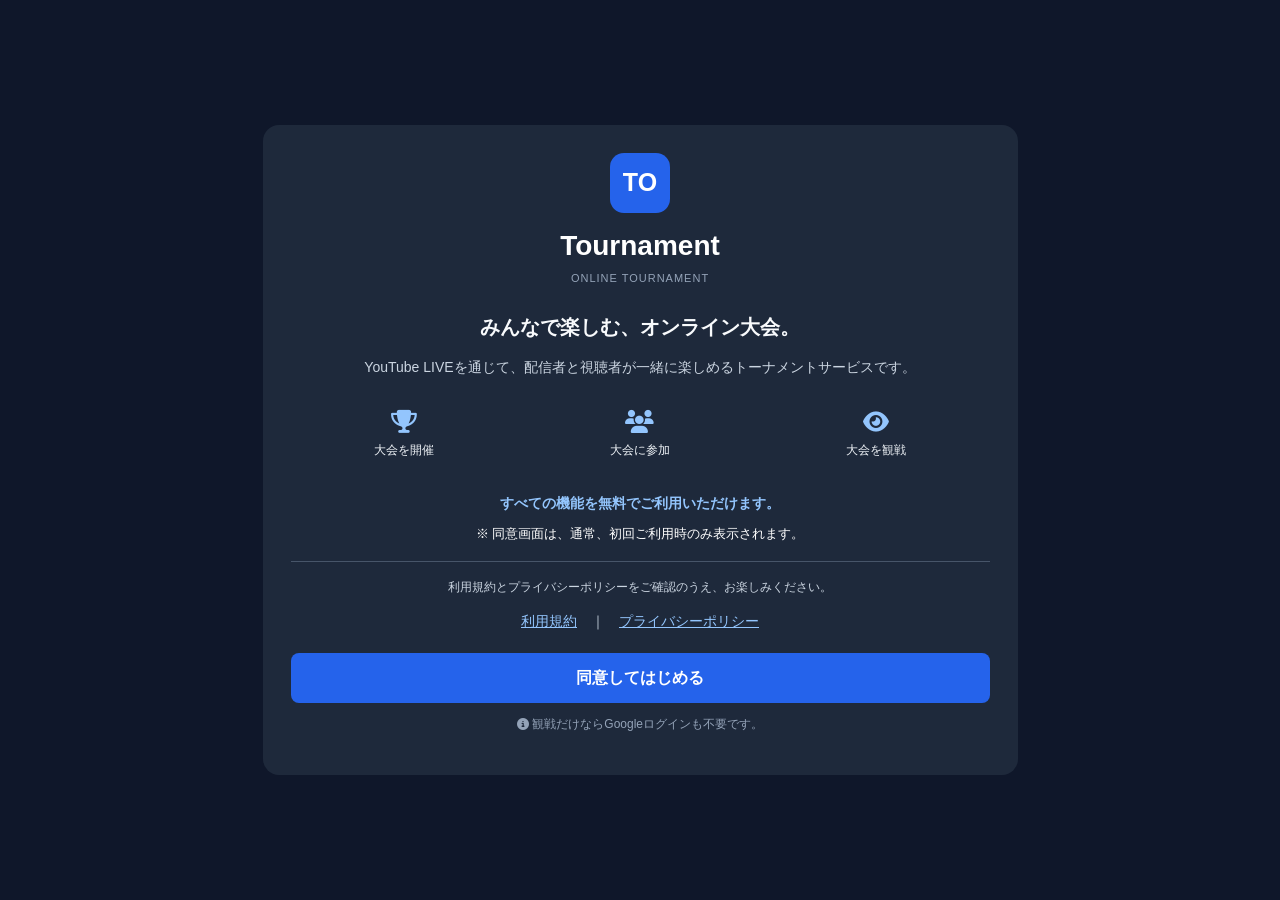
<file: index.html>
<!DOCTYPE html>

<html lang="ja">
<head>
<meta charset="utf-8"/>
<meta content="width=device-width, initial-scale=1.0, viewport-fit=cover" name="viewport"/>
<meta content="#1d4ed8" name="theme-color"/>
<meta content="yes" name="apple-mobile-web-app-capable"/>
<meta content="black-translucent" name="apple-mobile-web-app-status-bar-style"/>
<meta content="Tournament" name="apple-mobile-web-app-title"/>
<title>Tournament</title>
<link rel="icon" type="image/svg+xml" href="./favicon.svg"/>
<link rel="apple-touch-icon" sizes="180x180" href="./apple-touch-icon.png"/>
<link rel="manifest" href="./manifest.webmanifest"/>
<link href="https://cdnjs.cloudflare.com/ajax/libs/font-awesome/6.5.2/css/all.min.css" rel="stylesheet"/>
<link href="./style.css" rel="stylesheet"/>
</head>
<body>
<style>
#privacyConsentGate[hidden], #app[hidden]{display:none!important}
#privacyConsentGate{min-height:100vh;display:grid;place-items:center;padding:20px;box-sizing:border-box;background:#0f172a;color:#e2e8f0}
#privacyConsentGate .consent-card{width:100%;max-width:755px;box-sizing:border-box;background:#1e293b;padding:28px;border-radius:16px;text-align:center;line-height:1.65}
#privacyConsentGate .consent-logo{display:grid;place-items:center;margin:0 auto 10px;width:60px;height:60px;background:#2563eb;border-radius:14px;color:white;font-size:25px;font-weight:700}
#privacyConsentGate .consent-brand{font-size:28px;font-weight:700;color:#fff;margin:0}
#privacyConsentGate .consent-subtitle{font-size:11px;letter-spacing:1px;color:#94a3b8;margin:0 0 24px}
#privacyConsentGate h2{font-size:20px;color:#f8fafc;margin:0 0 12px}
#privacyConsentGate p{margin:12px 0;font-size:14px;color:#cbd5e1}
#privacyConsentGate .consent-features{display:grid;grid-template-columns:repeat(3,minmax(0,1fr));gap:8px;margin:18px 0}
#privacyConsentGate .consent-feature{border-radius:10px;padding:12px 4px;font-size:12px;color:#f1f5f9}
#privacyConsentGate .consent-feature i{display:block;font-size:23px;color:#93c5fd;margin-bottom:8px}
#privacyConsentGate .consent-free{color:#93c5fd;font-weight:600;margin:20px 0}
#privacyConsentGate .consent-legal{border-top:1px solid #475569;padding-top:16px;font-size:12px}
#privacyConsentGate a{color:#93c5fd}
#privacyConsentGate button{width:100%;margin-top:8px;padding:12px;background:#2563eb;color:white;border:0;border-radius:8px;font:inherit;font-weight:600;cursor:pointer}
#privacyConsentGate .consent-info{font-size:12px;color:#94a3b8}
</style>
<section id="privacyConsentGate" aria-labelledby="privacyConsentTitle">
<div class="consent-card">
<div class="consent-logo" aria-hidden="true">TO</div>
<div class="consent-brand">Tournament</div>
<div class="consent-subtitle">ONLINE TOURNAMENT</div>
<h2 id="privacyConsentTitle">みんなで楽しむ、オンライン大会。</h2>
<p>YouTube LIVEを通じて、配信者と視聴者が一緒に楽しめるトーナメントサービスです。</p>
<div class="consent-features">
<div class="consent-feature"><i class="fa-solid fa-trophy" aria-hidden="true"></i>大会を開催</div>
<div class="consent-feature"><i class="fa-solid fa-users" aria-hidden="true"></i>大会に参加</div>
<div class="consent-feature"><i class="fa-solid fa-eye" aria-hidden="true"></i>大会を観戦</div>
</div>
<p class="consent-free">すべての機能を無料でご利用いただけます。</p>
<p class="consent-first-note" style="color:#ffffff;font-size:13px;margin: -12px 0 16px;">※ 同意画面は、通常、初回ご利用時のみ表示されます。</p>
<p class="consent-legal">利用規約とプライバシーポリシーをご確認のうえ、お楽しみください。</p>
<p><a href="./terms.html" target="_blank" rel="noopener noreferrer">利用規約</a>　｜　<a href="./privacy.html" target="_blank" rel="noopener noreferrer">プライバシーポリシー</a></p>
<button type="button" id="privacyConsentAccept">同意してはじめる</button>
<p class="consent-info"><i class="fa-solid fa-circle-info" aria-hidden="true"></i> 観戦だけならGoogleログインも不要です。</p>
<p id="privacyConsentError" role="alert" hidden>同意状態を保存できません。ブラウザの保存設定をご確認ください。</p>
</div>
</section>
<script>
(() => {
  const key = "tournamentPrivacyConsentVersion";
  const version = "1";
  const gate = document.getElementById("privacyConsentGate");
  let agreed = false;
  try { agreed = localStorage.getItem(key) === version; } catch (_) {}
  if (agreed) gate.hidden = true;
  document.getElementById("privacyConsentAccept").addEventListener("click", () => {
    try {
      localStorage.setItem(key, version);
      if (localStorage.getItem(key) !== version) throw new Error("storage");
    } catch (_) {
      document.getElementById("privacyConsentError").hidden = false;
      return;
    }
    window.location.reload();
  });
  window.tournamentPrivacyConsentGranted = agreed;
})();
</script>
<div id="app" hidden>
<!-- =====================================================
         ヘッダー
    ====================================================== -->
<header class="app-header">
<div class="header-inner">
<a aria-label="TOPページに戻る" class="brand brand-home-link" href="./">
<div class="brand-mark">
                    TO
                </div>
<div class="brand-text">
<h1>
                        Tournament
                    </h1>
<div class="brand-subtitle">
                        ONLINE TOURNAMENT
                    </div>
</div>
</a>
</div>
</header>
<!-- =====================================================
         メイン
    ====================================================== -->
<main class="main-content">
<!-- =================================================
             メッセージ
        ================================================== -->
<div class="message hidden" id="message" role="alert">
</div>
<!-- =================================================
             トップ画面
        ================================================== -->
<section class="screen hidden" id="youtubeCreateScreen">
<div class="youtube-create-page">
<button class="button" id="youtubeCreateBackButton" type="button">← トップへ戻る</button>
<section class="panel youtube-create-page-panel">
<div class="youtube-create-page-heading">
<h2>YouTube 連携版</h2>
<p>YOUTUBE DATA API</p>
</div>
<form class="youtube-create-form" id="createYoutubeTournamentForm">
<div class="field-group">
<label for="youtubeTournamentName">大会名</label>
<input autocomplete="off" id="youtubeTournamentName" maxlength="100" placeholder="大会名を入力" required="" type="text"/>
</div>
<div class="field-group">
<label for="youtubeHostHandle">配信者のYouTubeハンドル</label>
<input autocomplete="off" id="youtubeHostHandle" placeholder="@example" required="" type="text"/>
</div>
<div class="field-group">
<label for="youtubeStreamUrl">配信URL（任意）</label>
<input autocomplete="off" id="youtubeStreamUrl" inputmode="url" placeholder="https://www.youtube.com/watch?v=..." type="url"/>
</div>
<div class="youtube-detection-note">
<p>通常はYouTubeハンドルから現在配信中のLIVEを自動で検出します。</p>
<p>自動検出でエラーが発生する場合は、配信URLを直接入力してください。</p>
</div>
<div class="youtube-entry-condition">
<h3>参加条件</h3>
<p>LIVEチャットで以下のいずれかを送信すると参加できます。</p>
<div class="youtube-entry-words">
                                「参加希望」 <span>or</span> 「ノ」 <span>or</span> 「ﾉ」
                            </div>
<div class="youtube-entry-exact">※ 完全一致</div>
</div>
<div class="youtube-api-test-area">
<button class="button" id="youtubeApiTestButton" type="button">YouTubeチャンネル接続テスト</button>
<div aria-live="polite" class="youtube-api-test-result hidden" id="youtubeApiTestResult" role="status"></div>
<button class="button" id="youtubeLiveTestButton" type="button">LIVE接続テスト</button>
<div aria-live="polite" class="youtube-api-test-result hidden" id="youtubeLiveTestResult" role="status"></div>
</div>
<div class="form-message error hidden" id="youtubeCreateError"></div>
<button class="button button-primary youtube-create-button" id="createYoutubeTournamentButton" type="submit">
                            YouTube連携大会を作成する
                        </button>
</form>
</section>
</div>
</section>
<section class="screen" id="homeScreen">
<!-- =========================================
                 タイトル
            ========================================== -->
<section class="welcome-section">
<div class="welcome-mark">
                    TO
                </div>
<h2>
                    Tournament
                </h2>
<div class="welcome-subtitle">
                    ONLINE TOURNAMENT
                </div>
<p>
                    視聴者参加型トーナメント
                </p>
</section>
<section class="host-login-panel" id="hostLoginPanel" aria-label="Googleアカウント連携">
  <div class="host-login-text">
    <strong>Googleアカウント連携</strong>
    <span id="hostLoginStatus" role="status">ログイン状態を確認中…</span>
    <button type="button" class="host-login-help-toggle" id="hostLoginHelpToggle" aria-expanded="true" aria-controls="hostLoginHelp">説明を非表示</button>
    <div class="host-login-help" id="hostLoginHelp">
      <p><strong>主催者の方</strong>：許可されたGoogleアカウントで大会を作成・管理できます。</p>
      <p><strong>参加者の方</strong>：大会ページから勝利登録を行う際の本人確認にGoogleアカウントを使用します。</p>
      <p><strong>観戦のみの方</strong>：ログイン不要です。公開大会一覧から観戦できます。</p>
      <p id="hostLoginRetryNote" class="host-login-retry-note hidden">※ Googleログイン後もログインボタンが表示されている場合は、お手数ですが、再度ログインをお試しください。</p>
    </div>
  </div>
  <button class="button button-primary" id="hostGoogleLoginButton" type="button">Googleアカウントで連携</button>
  <button class="button button-secondary hidden" id="hostGoogleLogoutButton" type="button">ログアウト</button>
</section>
<div class="tournament-mode-content" id="normalTournamentMode">
<div class="home-container">
<!-- =========================================
                     大会作成
                ========================================== -->
<section class="panel home-panel home-create-normal hidden" id="hostNormalCreatePanel">
<div class="panel-header centered">
<div>
<h2>
                                通常のトーナメントを作成
                            </h2>
<div class="panel-subtitle">
                                CREATE TOURNAMENT
                            </div>
</div>
</div>
<form class="tournament-form" id="createTournamentForm">
<label class="form-field" for="tournamentName">
<span class="form-label">
                                大会名
                            </span>
<input autocomplete="off" id="tournamentName" maxlength="100" name="tournamentName" placeholder="例：第1回ゲーム大会" required="" type="text"/>
</label>
<button class="button button-primary large-button" id="createTournamentButton" type="submit">
                            トーナメントを作成する
                        </button>
</form>
</section>
<!-- =========================================
                     OR
                ========================================== -->
<div class="or-separator hidden" data-normal-disabled="true">
<span>
                        OR
                    </span>
</div>
<!-- =========================================
                     大会参加
                ========================================== -->
<section class="panel home-panel home-join-panel hidden" data-normal-disabled="true">
<div class="panel-header centered">
<div>
<h2>
                                大会に参加
                            </h2>
<div class="panel-subtitle">
                                JOIN TOURNAMENT
                            </div>
</div>
</div>
<form class="tournament-form" id="joinTournamentForm">
<label class="form-field" for="tournamentCode">
<span class="form-label">
                                大会コード
                            </span>
<input autocomplete="off" id="tournamentCode" maxlength="10" name="tournamentCode" placeholder="AB12CD34EF" required="" spellcheck="false" type="text"/>
</label>
<label class="form-field" for="displayName">
<span class="form-label">
                                参加者名
                            </span>
<input autocomplete="off" id="displayName" maxlength="30" name="displayName" placeholder="例：シオン" required="" type="text"/>
</label>
<button class="button button-primary large-button" id="joinTournamentButton" type="submit">
                            大会に参加する
                        </button>
</form>
</section>
</div>
<div class="youtube-home-row hidden" id="hostYoutubeCreateRow">
<section class="panel youtube-create-panel">
<button aria-label="YouTube連携トーナメント作成ページへ移動" class="tournament-mode-card tournament-mode-card-youtube youtube-create-toggle" id="youtubeCreateToggle" type="button">
<span class="tournament-mode-title">YouTube 連携 トーナメント作成</span>
<span class="tournament-mode-description">YOUTUBE DATA API</span>
</button>
</section>
</div>
<!-- =========================================
             大会一覧
        ========================================== -->
<section class="panel home-panel" id="myTournamentsPanel">
<div class="panel-header centered">
<div>
<h2>
                        大会一覧
                    </h2>
<div class="panel-subtitle">
                        TOURNAMENTS
                    </div>
</div>
</div>
<div class="my-tournament-section-heading hidden" id="legacyMyTournamentHeading">
<h3 class="my-tournament-section-title">
                    現在進行中の大会
                </h3>
<div class="my-tournament-section-subtitle">
                    CURRENT TOURNAMENTS
                </div>
</div>
<div class="my-tournament-list hidden" id="myTournamentList">
<div class="empty-state">
                    参加中の大会はありません。
                </div>
</div>
<!-- STEP 4-2: 公開大会一覧・観戦専用画面 -->
<div id="publicWatchPanel">

  <div class="my-tournament-section-heading"><h3 class="my-tournament-section-title">現在進行中の大会</h3></div>
  <div id="publicWatchActive" class="my-tournament-list"><div class="empty-state">読み込み中…</div></div>
</div>
<div class="bulk-tournament-actions hidden" id="hostBulkTournamentActions">
<button class="button bulk-tournament-button bulk-archive-button" id="archiveAllHostTournamentsButton" type="button">
                    全部の大会を終了する
                </button>
<button class="button bulk-tournament-button bulk-delete-button" id="deleteAllHostTournamentsButton" type="button">
                    全部の大会を削除する
                </button>
</div>
<div class="unified-finished-toggle-area">
  <button type="button" id="unifiedFinishedToggle" class="show-archived-tournaments-button" aria-controls="unifiedFinishedSection" aria-expanded="false">終了した大会を表示</button>
</div>
<div id="unifiedFinishedSection" class="hidden">
  <div class="my-tournament-section-heading"><h3 class="my-tournament-section-title">終了した大会</h3></div>
  <div id="publicWatchFinished" class="my-tournament-list"><div class="empty-state">読み込み中…</div></div>
</div>
<div class="show-archived-tournaments-area hidden">
<button class="show-archived-tournaments-button hidden" id="showArchivedTournamentsButton" type="button">
                    終了した大会を表示
                </button>
</div>
<div class="my-tournament-list hidden" id="archivedTournamentList">
</div>
</section>


</div> <!-- /normalTournamentMode -->
<footer class="legal-footer" aria-label="サイト情報">
<div style="text-align:center; margin:0;">
  <a href="https://www.youtube.com/" target="_blank" rel="noopener noreferrer">
    <img src="./developed-with-youtube-sentence-case-light.png" alt="Developed with YouTube" style="width:220px; max-width:100%; height:auto; vertical-align:middle;"/>
  </a>
</div>
<div class="legal-footer-brand">Shion Games Tournament</div>
<div class="legal-footer-copyright">© 2026 Shion Games. All rights reserved.</div>
<div class="legal-footer-links">
<a href="./privacy.html">プライバシーポリシー</a>
<span aria-hidden="true">|</span>
<a href="./terms.html">利用規約</a>
</div>
<div class="legal-footer-links">
<a href="./account-revocation.html">Google／YouTube連携解除</a>
<span aria-hidden="true">|</span>
<a href="mailto:information.tournaments@gmail.com">お問い合わせ</a>
</div>
</footer>
</section> <!-- /homeScreen -->
<!-- =================================================
             大会画面
        ================================================== -->

<section class="screen hidden" id="publicWatchScreen">
  <section class="panel home-panel">
    <button class="button button-secondary" id="publicWatchBack" type="button">← トップへ戻る</button>
    <h2 id="publicWatchTitle">大会観戦</h2>
    <p id="publicWatchStatus" aria-live="polite"></p>
    <form id="publicWatchSearchForm" class="bracket-live-participant-search public-watch-search-form">
      <div class="bracket-live-participant-search-row">
        <input id="publicWatchSearchInput" autocomplete="off" maxlength="35" placeholder="参加者名を完全一致で検索" type="text" />
        <button class="button button-secondary" type="submit">検索</button>
      </div>
    </form>
    <div id="publicWatchSearchResult" class="public-watch-search-result" aria-live="polite"></div>
    <div id="publicWatchBracket" class="bracket-setup-canvas public-watch-bracket-canvas"></div>
  </section>
</section>
<section class="screen hidden" id="tournamentScreen">
<!-- =============================================
                 大会情報
            ============================================== -->
<section class="panel tournament-info-panel">
<div class="tournament-title-area">
<div class="tournament-label">
                        TOURNAMENT
                    </div>
<h2 id="currentTournamentName">
                        大会名
                    </h2>
<div class="tournament-code-block">
<span class="code-label">
                            CODE
                        </span>
<strong id="currentTournamentCode">
                            ●●●●●●●●●●
                        </strong>
<button class="button button-secondary copy-button" id="copyTournamentCodeButton" type="button">
                            コピー
                        </button>
<button aria-label="大会コードを表示" class="code-visibility-button is-hidden" id="toggleTournamentCodeButton" title="大会コードを表示" type="button">
<i aria-hidden="true" class="fa-regular fa-eye-slash"></i>
</button>
</div>
</div>
</section>
<!-- YouTube連携大会の主催者だけに表示 -->
<section class="panel youtube-live-save-panel hidden" id="youtubeLiveSavePanel">
<div class="panel-header centered"><div>
<h2>YouTube LIVE接続</h2>
<div class="panel-subtitle">LIVE CHAT CONNECTION</div>
</div></div>
<button class="button button-primary" id="youtubeLiveSaveButton" type="button">LIVE接続・大会へ保存</button>
<div aria-live="polite" class="youtube-live-save-result" id="youtubeLiveSaveResult" role="status"></div>
<p class="youtube-live-save-note">この操作ではLIVE情報の保存のみを行います。チャット参加受付の自動監視はまだ開始しません。</p>
</section>
<!-- YouTube大会の主催者だけに表示するチャット監視 -->
<section class="panel youtube-chat-monitor-panel hidden" id="youtubeChatMonitorPanel">
<div class="panel-header centered"><div>
<h2>YouTube チャット参加受付</h2>
<div class="panel-subtitle">LIVE CHAT MONITOR</div>
</div></div>
<div class="youtube-chat-monitor-actions">
<button class="button youtube-chat-monitor-start" id="youtubeChatMonitorStartButton" type="button">チャット監視開始</button>
<button class="button button-secondary" disabled="" id="youtubeChatMonitorStopButton" type="button">チャット監視停止</button>
</div>
<div aria-live="polite" class="youtube-chat-monitor-status" id="youtubeChatMonitorStatus" role="status">監視停止中</div>
<p class="youtube-live-save-note">LIVE接続・大会へ保存した後に開始できます。監視はこの画面を開いている間だけ動作します。</p>
</section>
<!-- =============================================
                 参加人数から自動生成するトーナメント表
            ============================================== -->
<section class="panel bracket-setup-panel hidden" id="bracketSetupPrototype">
<div class="panel-header">
<div>
<div class="bracket-title-row"><h2 id="bracketPanelTitle">トーナメント作成</h2><span class="bracket-viewer-name hidden" id="bracketViewerName"></span></div>
<div class="panel-subtitle" id="bracketPanelSubtitle">AUTO BRACKET SETUP</div>
</div>
<div class="bracket-header-actions"><div class="status-badge waiting" id="tournamentStatus">参加受付中</div></div>
</div>
<div class="bulk-participant-box">
<div class="bulk-participant-head">
<div>
<strong>参加者を一括追加</strong>
<div class="bulk-participant-help">1行につき1人の名前を入力してください。</div>
</div>
<div class="bulk-participant-head-actions">
<span class="count-badge" id="bulkParticipantPreviewCount">0 PLAYERS</span>
<button class="button button-secondary bulk-toggle-button" id="bulkParticipantToggleButton" type="button">非表示</button>
</div>
</div>
<div id="bulkParticipantBody">
<textarea id="bulkParticipantTextarea" maxlength="4096" placeholder="しおん
田中
佐藤
山田" rows="6"></textarea>
<div class="bulk-participant-actions">
<span class="bulk-participant-limit">大会の参加者は最大256人</span>
<button class="button button-secondary" id="bulkParticipantAddButton" type="button">まとめて追加</button>
</div>
</div>
</div>
<div class="bracket-auto-summary">
<div><span>現在の参加者</span><strong id="bracketAutoPlayerCount">0人</strong></div>
<div><span>シード枠数</span><strong id="bracketAutoSlotCount">0枠</strong></div>
</div>
<div class="bracket-setup-controls">
<div class="bracket-setup-primary-actions">
<button class="button button-secondary" id="bracketManualBulkButton" type="button">手動で一括配置</button>
<button class="button button-secondary" id="bracketRandomButton" type="button">ランダムに配置</button>
<button class="button button-primary" id="bracketConfirmButton" type="button">配置を確定</button>
</div>
<div class="bracket-setup-fullscreen-row">
<button class="button button-primary fullscreen-bracket-button hidden" id="previewFullscreenButton" type="button">全画面で確認</button>
</div>
<form class="bracket-live-participant-search hidden" id="bracketLiveParticipantSearchForm">
<div class="bracket-live-participant-search-row">
<input autocomplete="off" id="bracketLiveParticipantSearchInput" maxlength="35" placeholder="参加者名を完全一致で検索" type="text"/>
<button class="button button-secondary" type="submit">検索</button>
</div>
</form>
</div>
<div class="bracket-setup-note">現在いる参加者の人数からトーナメント表を自動生成します。参加者名をつかんでいる間は名前がマウス・指に追従します。配置確定後はシード枠を色分けして表示します。</div>
<div class="bracket-setup-player-pool" id="bracketSetupParticipantPool"></div>
<div class="bracket-setup-canvas" id="bracketSetupCanvas"></div>
</section>
<!-- =============================================
                 対戦カード作成
            ============================================== -->
<section class="panel matchup-builder-panel hidden" id="matchupBuilder">
<div class="panel-header">
<div>
<h2>
                            対戦カード作成
                        </h2>
<div class="panel-subtitle">
                            MATCHUP BUILDER
                        </div>
</div>
<div class="host-badge">
                        HOST
                    </div>
</div>
<div class="matchup-builder-description">
                    参加者を対戦カードの「MATCH」へ移動して、
                    対戦相手を設定してください。
                </div>
<!-- =========================================
                     配置用参加者 + 対戦カード追加
                     スクロール追従エリア
                ========================================== -->
<div class="matchup-sticky-tools">
<div class="matchup-player-pool">
<div class="matchup-section-header">
<div class="matchup-section-title">
                                参加者
                            </div>
<div class="count-badge" id="matchupParticipantCount">
                                0 PLAYERS
                            </div>
</div>
<div class="matchup-participant-list" id="matchupParticipantList">
</div>
</div>
<button class="button button-primary matchup-add-button" id="addMatchupButton" type="button">
                        ＋ 対戦カードを追加
                    </button>
</div>
<!-- =========================================
                     対戦カード一覧
                ========================================== -->
<div class="matchup-card-list" id="matchupCardList">
<div class="empty-state">
                        対戦カードがありません。<br/>
                        「＋ 対戦カードを追加」から作成してください。
                    </div>
</div>
</section>
<!-- =============================================
                 トーナメント表
            ============================================== -->
<section class="panel bracket-panel hidden" id="legacyBracketPanel">
<div class="panel-header">
<div>
<h2>
                            トーナメント表
                        </h2>
<div class="panel-subtitle">
                            TOURNAMENT BRACKET
                        </div>
</div>
</div>
<div class="bracket" id="bracket">
<div class="empty-state">
<div class="empty-icon">
                            VS
                        </div>
<div>
                            大会開始後に対戦表が表示されます。
                        </div>
</div>
</div>
</section>
<!-- =============================================
                 自分の試合
            ============================================== -->
<section class="panel my-match-panel hidden" id="myMatchArea">
<div class="panel-header centered">
<div>
<h2>
                            自分の試合
                        </h2>
<div class="panel-subtitle">
                            YOUR MATCH
                        </div>
</div>
</div>
<div class="my-match-info" id="myMatchInfo">
</div>
<button class="button button-victory victory-button" id="victoryButton" type="button">
<span class="victory-icon">
                        ★
                    </span>

                    勝利
                </button>
</section>
<!-- =============================================
                 主催者メニュー
            ============================================== -->
<section class="panel host-panel hidden" id="hostControls">
<div class="panel-header">
<div>
<h2>
                            主催者メニュー
                        </h2>
<div class="panel-subtitle">
                            HOST CONTROLS
                        </div>
</div>
<div class="host-badge">
                        HOST
                    </div>
</div>
<!-- =========================================
                     大会操作
                ========================================== -->
<div class="host-actions">
<button class="button button-primary" id="startTournamentButton" type="button">
                        大会を開始する
                    </button>
<button class="button button-warning" id="pauseTournamentButton" type="button">
                        大会を一時中断
                    </button>
<button class="button button-secondary" id="undoButton" type="button" hidden style="display:none">
                        ↶ 1つ前に戻す
                    </button>
<button class="button button-danger" id="resetTournamentButton" type="button">
                        トーナメントをリセット
                    </button>
</div>
<div class="tournament-lifecycle-panel">
<div class="tournament-lifecycle-heading">
<h3 class="tournament-lifecycle-title">
                            大会の再開と終了
                        </h3>
<div class="tournament-lifecycle-subtitle">
                            TOURNAMENT MANAGEMENT
                        </div>
</div>
<div class="tournament-lifecycle-actions">
<button class="button button-success" id="reopenTournamentButton" type="button">
                           終了した大会を再開させる
                       </button>
<button class="button button-danger" id="archiveTournamentButton" type="button">
                           大会を終了する
                       </button>
</div>
</div>
<!-- =========================================
                     参加者管理
                ========================================== -->
<div class="host-player-management">
<div class="management-header">
<div>
<h3>
                                参加者管理
                            </h3>
<div class="management-subtitle">
                                PLAYER MANAGEMENT
                            </div>
</div>
<div class="count-badge" id="hostParticipantCount">
                            0 PLAYERS
                        </div>
</div>
<form class="participant-search-form" id="participantSearchForm">
<input autocomplete="off" id="participantSearchInput" maxlength="30" placeholder="参加者名を完全一致で検索" type="text"/>
<button class="button button-secondary" type="submit">検索</button>
</form>
<div class="participant-list-heading">参加者一覧</div>
<div class="host-participant-list" id="hostParticipantList">
</div>
</div>
</section>
<!-- =============================================
                 戻る
            ============================================== -->
<div class="bottom-actions">
<button class="button button-secondary back-button" id="leaveTournamentButton" type="button">
                    ← トップへ戻る
                </button>
</div>
</section>
</main>
<!-- =====================================================
         確認ダイアログ
    ====================================================== -->
<div class="dialog-overlay hidden" id="dialogOverlay">
<div class="dialog">
<div class="dialog-icon" id="dialogIcon">
                !
            </div>
<h3 id="dialogTitle">
                確認
            </h3>
<p id="dialogMessage">
</p>
<div class="dialog-actions">
<button class="button button-secondary" id="dialogCancel" type="button">
                    キャンセル
                </button>
<button class="button button-danger" id="dialogConfirm" type="button">
                    実行する
                </button>
</div>
</div>
</div>
<!-- =====================================================
         Supabase
    ====================================================== -->
<script>if (window.tournamentPrivacyConsentGranted) { document.getElementById("app").hidden = false; document.write('<script src="https://cdn.jsdelivr.net/npm/@supabase/supabase-js@2"><\/script>'); }</script>
<!-- =====================================================
         Tournament App
    ====================================================== -->
<script>if (window.tournamentPrivacyConsentGranted) document.write('<script src="./app.js"><\/script>');</script>
</div>
</body>
<!-- GitHub Pages redeployment retry -->
</html>
</file>
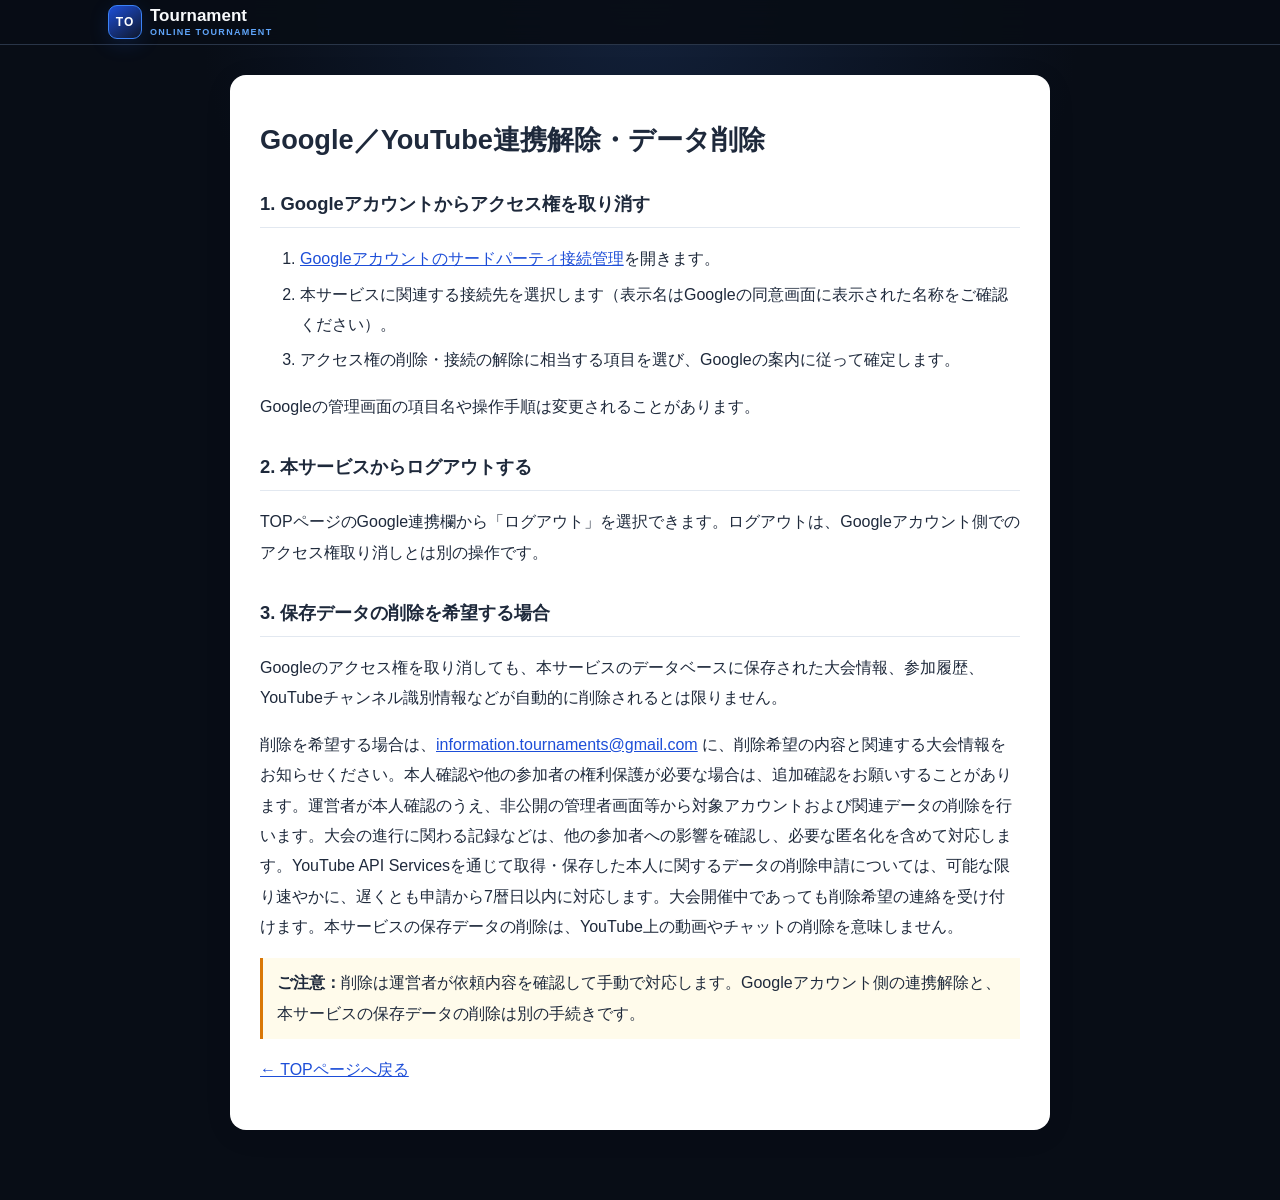
<file: account-revocation.html>
<!DOCTYPE html><html lang="ja"><head><meta charset="utf-8"><meta name="viewport" content="width=device-width,initial-scale=1"><meta name="theme-color" content="#1d4ed8"><title>Google／YouTube連携解除・データ削除 | Tournament</title><link rel="icon" type="image/svg+xml" href="./favicon.svg"/><link rel="stylesheet" href="./style.css"><style>
.legal-document{max-width:820px;margin:30px auto 70px;padding:28px 30px;border-radius:16px;background:#fff;color:#1e293b;line-height:1.9;box-shadow:0 5px 30px #0001}
.legal-document h1{font-size:1.7rem;line-height:1.4}.legal-document h2{font-size:1.15rem;margin-top:28px;border-bottom:1px solid #e2e8f0;padding-bottom:5px}.legal-document a{color:#1d4ed8;overflow-wrap:anywhere}.legal-document li{margin:5px 0}.legal-document .notice{border-left:3px solid #d97706;padding:10px 14px;background:#fffbeb}@media(max-width:600px){.legal-document{margin:12px;padding:20px 16px}}
</style></head><body><header class="app-header"><div class="header-inner"><a class="brand brand-home-link" href="./index.html"><div class="brand-mark">TO</div><div class="brand-text"><h1>Tournament</h1><div class="brand-subtitle">ONLINE TOURNAMENT</div></div></a></div></header><main class="legal-document"><h1>Google／YouTube連携解除・データ削除</h1><h2>1. Googleアカウントからアクセス権を取り消す</h2><ol>
<li><a href="https://myaccount.google.com/connections" target="_blank" rel="noopener noreferrer">Googleアカウントのサードパーティ接続管理</a>を開きます。</li>
<li>本サービスに関連する接続先を選択します（表示名はGoogleの同意画面に表示された名称をご確認ください）。</li>
<li>アクセス権の削除・接続の解除に相当する項目を選び、Googleの案内に従って確定します。</li></ol>
<p>Googleの管理画面の項目名や操作手順は変更されることがあります。</p>
<h2>2. 本サービスからログアウトする</h2><p>TOPページのGoogle連携欄から「ログアウト」を選択できます。ログアウトは、Googleアカウント側でのアクセス権取り消しとは別の操作です。</p>
<h2>3. 保存データの削除を希望する場合</h2><p>Googleのアクセス権を取り消しても、本サービスのデータベースに保存された大会情報、参加履歴、YouTubeチャンネル識別情報などが自動的に削除されるとは限りません。</p>
<p>削除を希望する場合は、<a href="mailto:information.tournaments@gmail.com?subject=Tournament%20%E4%BF%9D%E5%AD%98%E3%83%87%E3%83%BC%E3%82%BF%E5%89%8A%E9%99%A4%E3%81%AE%E7%9B%B8%E8%AB%87">information.tournaments@gmail.com</a> に、削除希望の内容と関連する大会情報をお知らせください。本人確認や他の参加者の権利保護が必要な場合は、追加確認をお願いすることがあります。運営者が本人確認のうえ、非公開の管理者画面等から対象アカウントおよび関連データの削除を行います。大会の進行に関わる記録などは、他の参加者への影響を確認し、必要な匿名化を含めて対応します。YouTube API Servicesを通じて取得・保存した本人に関するデータの削除申請については、可能な限り速やかに、遅くとも申請から7暦日以内に対応します。大会開催中であっても削除希望の連絡を受け付けます。本サービスの保存データの削除は、YouTube上の動画やチャットの削除を意味しません。</p>
<p class="notice"><strong>ご注意：</strong>削除は運営者が依頼内容を確認して手動で対応します。Googleアカウント側の連携解除と、本サービスの保存データの削除は別の手続きです。</p><p><a href="./index.html">← TOPページへ戻る</a></p></main></body></html>
</file>
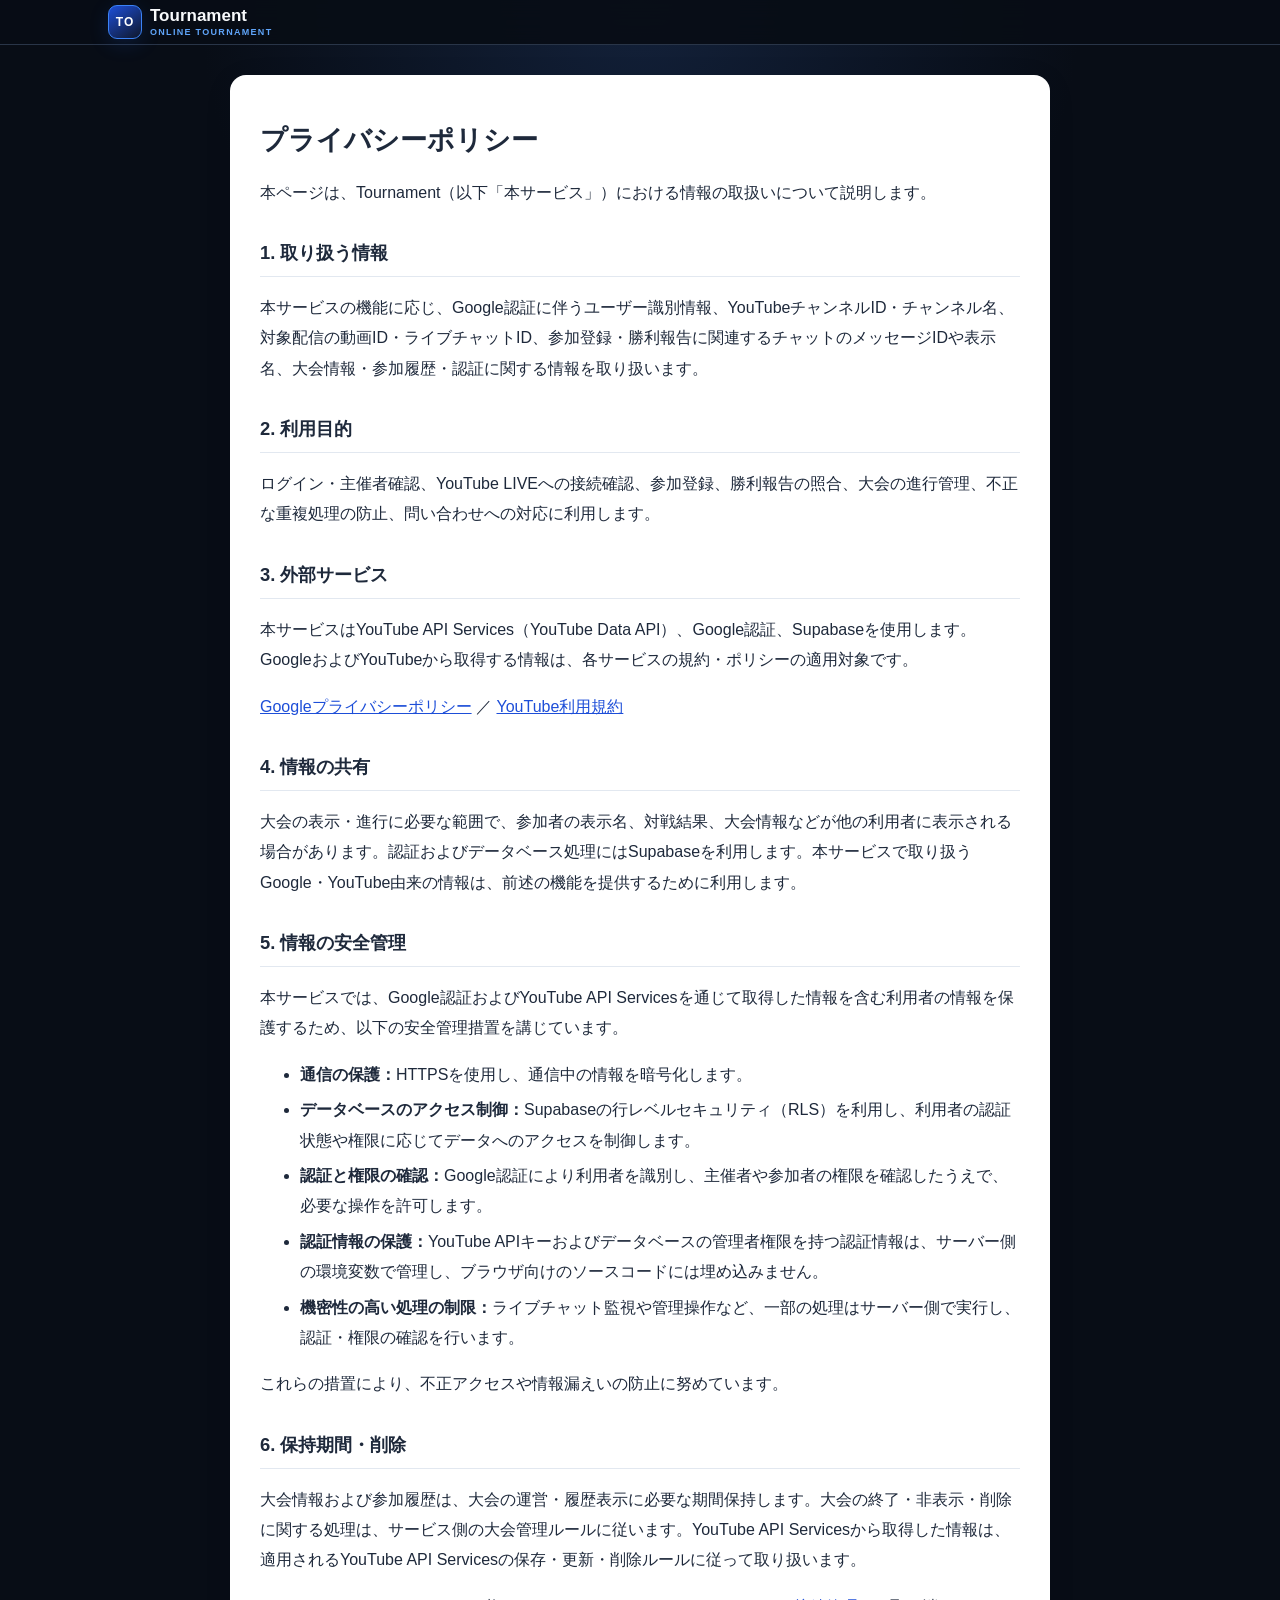
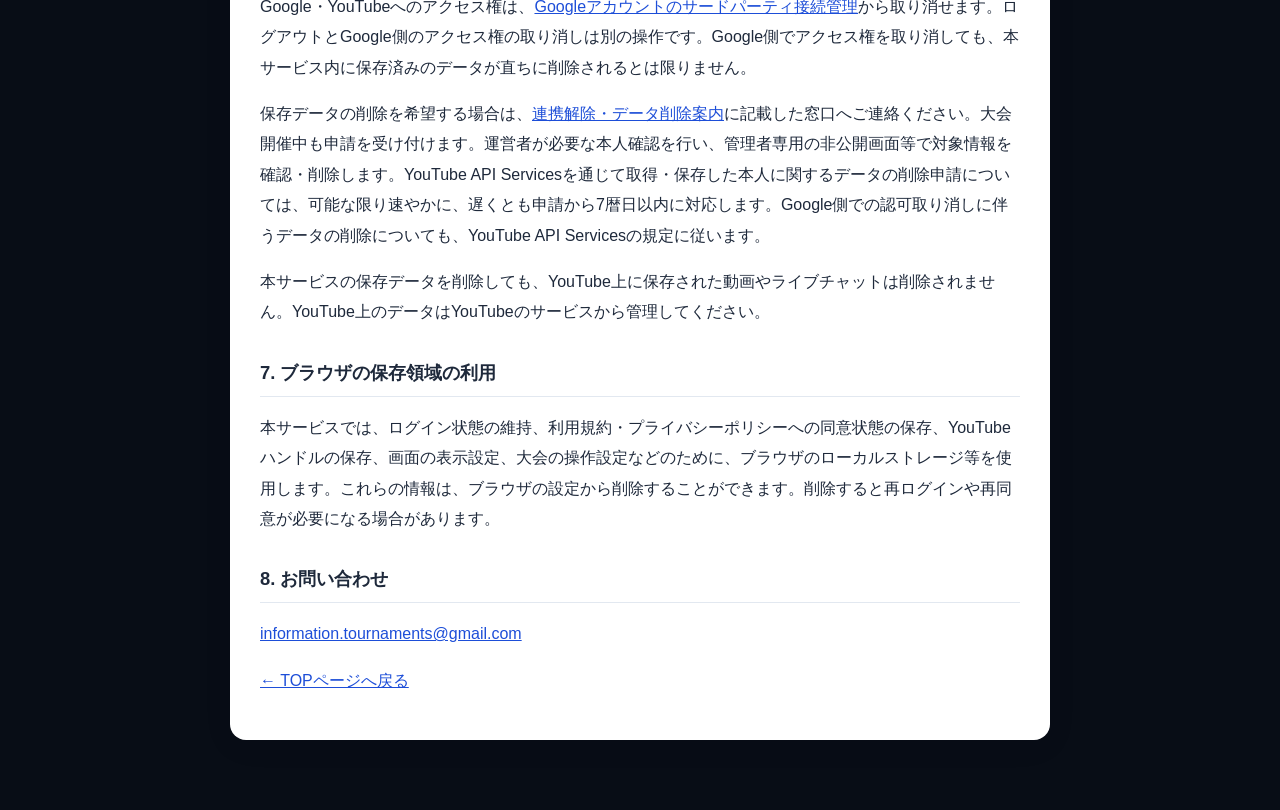
<file: privacy.html>
<!DOCTYPE html><html lang="ja"><head><meta charset="utf-8"><meta name="viewport" content="width=device-width,initial-scale=1"><meta name="theme-color" content="#1d4ed8"><title>プライバシーポリシー | Tournament</title><link rel="icon" type="image/svg+xml" href="./favicon.svg"/><link rel="stylesheet" href="./style.css"><style>
.legal-document{max-width:820px;margin:30px auto 70px;padding:28px 30px;border-radius:16px;background:#fff;color:#1e293b;line-height:1.9;box-shadow:0 5px 30px #0001}
.legal-document h1{font-size:1.7rem;line-height:1.4}.legal-document h2{font-size:1.15rem;margin-top:28px;border-bottom:1px solid #e2e8f0;padding-bottom:5px}.legal-document a{color:#1d4ed8;overflow-wrap:anywhere}.legal-document li{margin:5px 0}.legal-document .notice{border-left:3px solid #d97706;padding:10px 14px;background:#fffbeb}@media(max-width:600px){.legal-document{margin:12px;padding:20px 16px}}
</style></head><body><header class="app-header"><div class="header-inner"><a class="brand brand-home-link" href="./index.html"><div class="brand-mark">TO</div><div class="brand-text"><h1>Tournament</h1><div class="brand-subtitle">ONLINE TOURNAMENT</div></div></a></div></header><main class="legal-document"><h1>プライバシーポリシー</h1><p>本ページは、Tournament（以下「本サービス」）における情報の取扱いについて説明します。</p>
<h2>1. 取り扱う情報</h2><p>本サービスの機能に応じ、Google認証に伴うユーザー識別情報、YouTubeチャンネルID・チャンネル名、対象配信の動画ID・ライブチャットID、参加登録・勝利報告に関連するチャットのメッセージIDや表示名、大会情報・参加履歴・認証に関する情報を取り扱います。</p>
<h2>2. 利用目的</h2><p>ログイン・主催者確認、YouTube LIVEへの接続確認、参加登録、勝利報告の照合、大会の進行管理、不正な重複処理の防止、問い合わせへの対応に利用します。</p>
<h2>3. 外部サービス</h2><p>本サービスはYouTube API Services（YouTube Data API）、Google認証、Supabaseを使用します。GoogleおよびYouTubeから取得する情報は、各サービスの規約・ポリシーの適用対象です。</p>
<p><a href="https://policies.google.com/privacy" target="_blank" rel="noopener noreferrer">Googleプライバシーポリシー</a> ／ <a href="https://www.youtube.com/t/terms" target="_blank" rel="noopener noreferrer">YouTube利用規約</a></p>
<h2>4. 情報の共有</h2><p>大会の表示・進行に必要な範囲で、参加者の表示名、対戦結果、大会情報などが他の利用者に表示される場合があります。認証およびデータベース処理にはSupabaseを利用します。本サービスで取り扱うGoogle・YouTube由来の情報は、前述の機能を提供するために利用します。</p>
<h2>5. 情報の安全管理</h2>
<p>本サービスでは、Google認証およびYouTube API Servicesを通じて取得した情報を含む利用者の情報を保護するため、以下の安全管理措置を講じています。</p>
<ul>
<li><strong>通信の保護：</strong>HTTPSを使用し、通信中の情報を暗号化します。</li>
<li><strong>データベースのアクセス制御：</strong>Supabaseの行レベルセキュリティ（RLS）を利用し、利用者の認証状態や権限に応じてデータへのアクセスを制御します。</li>
<li><strong>認証と権限の確認：</strong>Google認証により利用者を識別し、主催者や参加者の権限を確認したうえで、必要な操作を許可します。</li>
<li><strong>認証情報の保護：</strong>YouTube APIキーおよびデータベースの管理者権限を持つ認証情報は、サーバー側の環境変数で管理し、ブラウザ向けのソースコードには埋め込みません。</li>
<li><strong>機密性の高い処理の制限：</strong>ライブチャット監視や管理操作など、一部の処理はサーバー側で実行し、認証・権限の確認を行います。</li>
</ul>
<p>これらの措置により、不正アクセスや情報漏えいの防止に努めています。</p>
<h2>6. 保持期間・削除</h2>
<p>大会情報および参加履歴は、大会の運営・履歴表示に必要な期間保持します。大会の終了・非表示・削除に関する処理は、サービス側の大会管理ルールに従います。YouTube API Servicesから取得した情報は、適用されるYouTube API Servicesの保存・更新・削除ルールに従って取り扱います。</p>
<p>Google・YouTubeへのアクセス権は、<a href="https://myaccount.google.com/connections" target="_blank" rel="noopener noreferrer">Googleアカウントのサードパーティ接続管理</a>から取り消せます。ログアウトとGoogle側のアクセス権の取り消しは別の操作です。Google側でアクセス権を取り消しても、本サービス内に保存済みのデータが直ちに削除されるとは限りません。</p>
<p>保存データの削除を希望する場合は、<a href="./account-revocation.html">連携解除・データ削除案内</a>に記載した窓口へご連絡ください。大会開催中も申請を受け付けます。運営者が必要な本人確認を行い、管理者専用の非公開画面等で対象情報を確認・削除します。YouTube API Servicesを通じて取得・保存した本人に関するデータの削除申請については、可能な限り速やかに、遅くとも申請から7暦日以内に対応します。Google側での認可取り消しに伴うデータの削除についても、YouTube API Servicesの規定に従います。</p>
<p>本サービスの保存データを削除しても、YouTube上に保存された動画やライブチャットは削除されません。YouTube上のデータはYouTubeのサービスから管理してください。</p>
<h2>7. ブラウザの保存領域の利用</h2><p>本サービスでは、ログイン状態の維持、利用規約・プライバシーポリシーへの同意状態の保存、YouTubeハンドルの保存、画面の表示設定、大会の操作設定などのために、ブラウザのローカルストレージ等を使用します。これらの情報は、ブラウザの設定から削除することができます。削除すると再ログインや再同意が必要になる場合があります。</p>
<h2>8. お問い合わせ</h2><p><a href="mailto:information.tournaments@gmail.com">information.tournaments@gmail.com</a></p>
<p><a href="./index.html">← TOPページへ戻る</a></p></main></body></html>
</file>
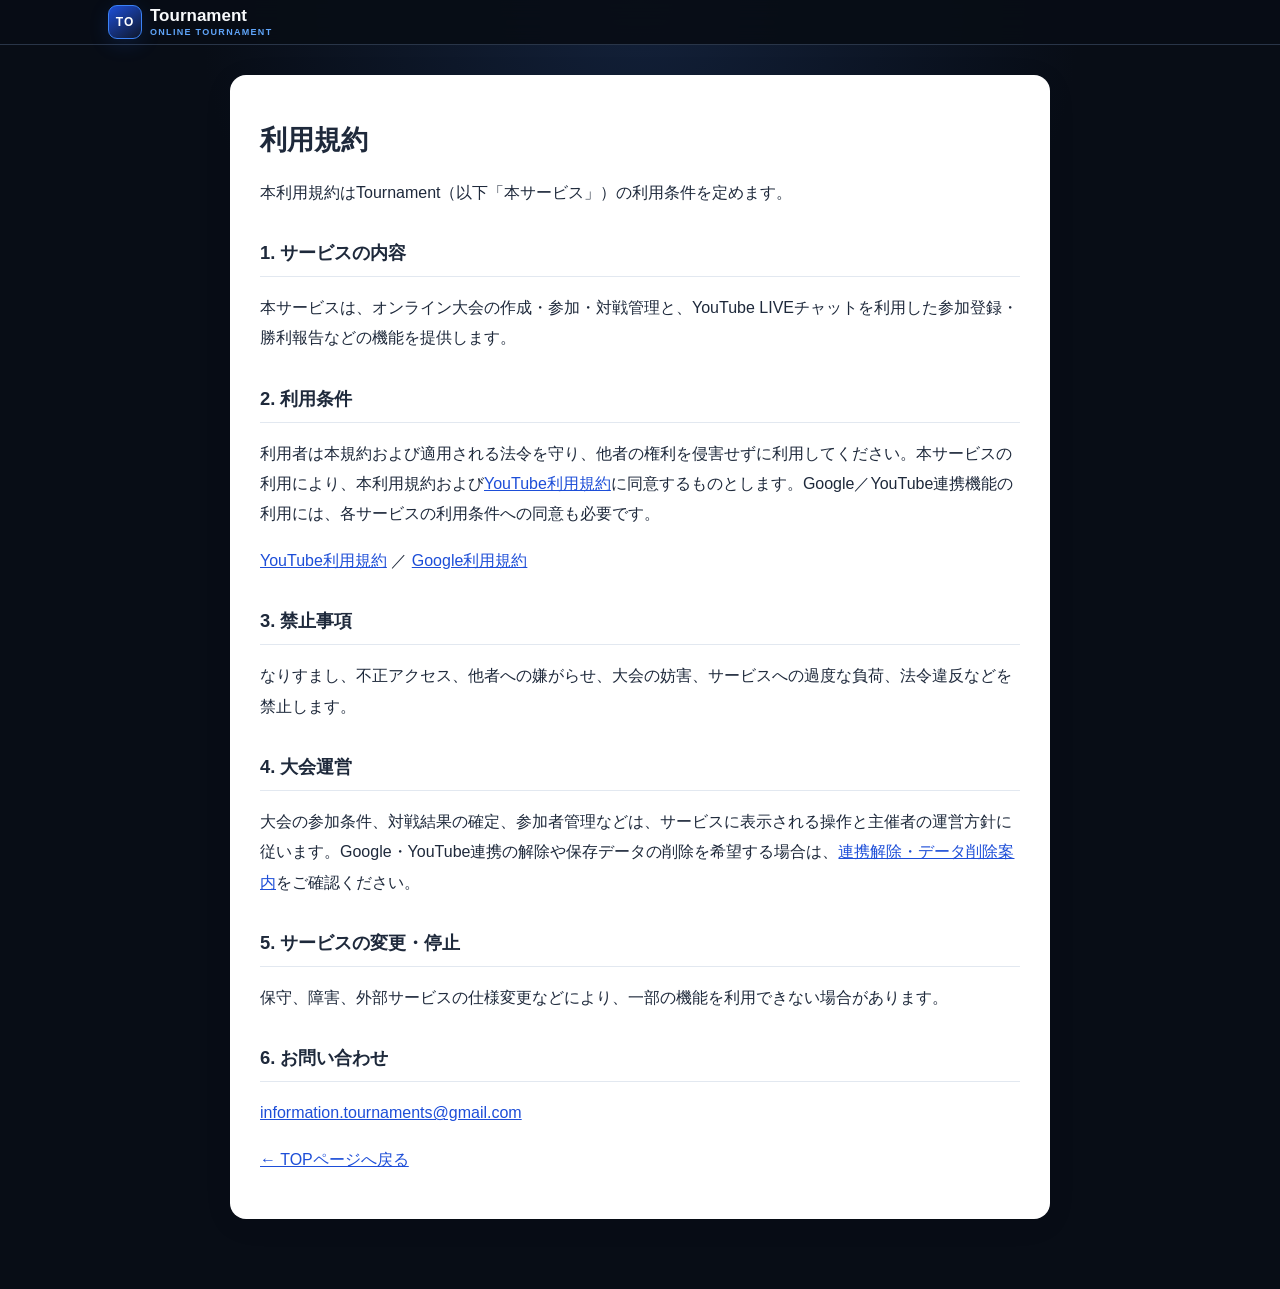
<file: terms.html>
<!DOCTYPE html><html lang="ja"><head><meta charset="utf-8"><meta name="viewport" content="width=device-width,initial-scale=1"><meta name="theme-color" content="#1d4ed8"><title>利用規約 | Tournament</title><link rel="icon" type="image/svg+xml" href="./favicon.svg"/><link rel="stylesheet" href="./style.css"><style>
.legal-document{max-width:820px;margin:30px auto 70px;padding:28px 30px;border-radius:16px;background:#fff;color:#1e293b;line-height:1.9;box-shadow:0 5px 30px #0001}
.legal-document h1{font-size:1.7rem;line-height:1.4}.legal-document h2{font-size:1.15rem;margin-top:28px;border-bottom:1px solid #e2e8f0;padding-bottom:5px}.legal-document a{color:#1d4ed8;overflow-wrap:anywhere}.legal-document li{margin:5px 0}.legal-document .notice{border-left:3px solid #d97706;padding:10px 14px;background:#fffbeb}@media(max-width:600px){.legal-document{margin:12px;padding:20px 16px}}
</style></head><body><header class="app-header"><div class="header-inner"><a class="brand brand-home-link" href="./index.html"><div class="brand-mark">TO</div><div class="brand-text"><h1>Tournament</h1><div class="brand-subtitle">ONLINE TOURNAMENT</div></div></a></div></header><main class="legal-document"><h1>利用規約</h1><p>本利用規約はTournament（以下「本サービス」）の利用条件を定めます。</p>
<h2>1. サービスの内容</h2><p>本サービスは、オンライン大会の作成・参加・対戦管理と、YouTube LIVEチャットを利用した参加登録・勝利報告などの機能を提供します。</p>
<h2>2. 利用条件</h2><p>利用者は本規約および適用される法令を守り、他者の権利を侵害せずに利用してください。本サービスの利用により、本利用規約および<a href="https://www.youtube.com/t/terms" target="_blank" rel="noopener noreferrer">YouTube利用規約</a>に同意するものとします。Google／YouTube連携機能の利用には、各サービスの利用条件への同意も必要です。</p>
<p><a href="https://www.youtube.com/t/terms" target="_blank" rel="noopener noreferrer">YouTube利用規約</a> ／ <a href="https://policies.google.com/terms" target="_blank" rel="noopener noreferrer">Google利用規約</a></p>
<h2>3. 禁止事項</h2><p>なりすまし、不正アクセス、他者への嫌がらせ、大会の妨害、サービスへの過度な負荷、法令違反などを禁止します。</p>
<h2>4. 大会運営</h2><p>大会の参加条件、対戦結果の確定、参加者管理などは、サービスに表示される操作と主催者の運営方針に従います。Google・YouTube連携の解除や保存データの削除を希望する場合は、<a href="./account-revocation.html">連携解除・データ削除案内</a>をご確認ください。</p>
<h2>5. サービスの変更・停止</h2><p>保守、障害、外部サービスの仕様変更などにより、一部の機能を利用できない場合があります。</p>
<h2>6. お問い合わせ</h2><p><a href="mailto:information.tournaments@gmail.com">information.tournaments@gmail.com</a></p>
<p><a href="./index.html">← TOPページへ戻る</a></p></main></body></html>
</file>
<file: style.css>
/* ==========================================================
   Tournament
   Mayday Style
========================================================== */


/* ==========================================================
   基本カラー
========================================================== */

:root {
    --bg: #080d16;
    --bg-soft: #0d1522;

    --panel: #101827;
    --panel-soft: #111c2c;
    --panel-dark: #0b1422;

    --border: #293548;
    --border-light: #3b475a;

    --text: #f1f5f9;
    --text-soft: #cbd5e1;
    --text-muted: #94a3b8;

    --blue: #2563eb;
    --blue-hover: #3b82f6;
    --blue-light: #60a5fa;

    --green: #22c55e;
    --green-dark: #15803d;
    --green-light: #4ade80;

    --yellow: #f59e0b;
    --yellow-light: #facc15;

    --red: #ef4444;
    --red-dark: #991b1b;

    --radius: 14px;

    --safe-top: env(safe-area-inset-top);
    --safe-bottom: env(safe-area-inset-bottom);
}


* {
    box-sizing: border-box;
}


html {
    min-height: 100%;

    background: var(--bg);

    color-scheme: dark;
}


body {
    margin: 0;

    min-width: 320px;
    min-height: 100vh;
    min-height: 100dvh;

    background:
        radial-gradient(
            circle at top,
            #13213a 0,
            #080d16 440px
        );

    color: var(--text);

    font-family:
        -apple-system,
        BlinkMacSystemFont,
        "Segoe UI",
        "Yu Gothic UI",
        "Meiryo",
        sans-serif;

    -webkit-tap-highlight-color: transparent;
}


button,
input {
    font: inherit;
}


button {
    touch-action: manipulation;
}


button:disabled {
    cursor: not-allowed;

    opacity: 0.45;
}


.hidden {
    display: none !important;
}


/* ==========================================================
   ヘッダー
========================================================== */

.app-header {
    position: sticky;

    top: 0;

    z-index: 100;

    padding-top: var(--safe-top);

    border-bottom: 1px solid var(--border);

    background:
        rgba(8, 13, 22, 0.94);

    backdrop-filter: blur(14px);
    -webkit-backdrop-filter: blur(14px);
}


.header-inner {
    width: 100%;
    max-width: 1100px;

    min-height: 68px;

    margin: 0 auto;

    padding: 10px 18px;

    display: flex;

    align-items: center;
    justify-content: center;
}


.brand {
    display: flex;

    align-items: center;
    justify-content: center;

    gap: 11px;
}


.brand-mark {
    width: 42px;
    min-height: 42px;
    height: auto;

    flex: 0 0 42px;

    display: flex;

    align-items: center;
    justify-content: center;

    border: 1px solid #3b82f6;
    border-radius: 11px;

    background:
        linear-gradient(
            145deg,
            #1d4ed8,
            #0f172a
        );

    color: #ffffff;

    font-size: 14px;
    font-weight: 900;

    letter-spacing: 1px;

    box-shadow:
        0 5px 20px rgba(37, 99, 235, 0.16);
}


.brand-text {
    min-width: 0;
}


.brand h1 {
    margin: 0;

    color: #f8fafc;

    font-size: clamp(18px, 4.2vw, 22px);

    line-height: 1.1;

    white-space: nowrap;
}


.brand-subtitle {
    margin-top: 4px;

    color: var(--blue-light);

    font-size: 10px;
    font-weight: 800;

    letter-spacing: 2px;
}


/* ==========================================================
   メイン
========================================================== */

.main-content {
    width: 100%;
    max-width: 1100px;

    margin: 0 auto;

    padding:
        26px
        18px
        calc(50px + var(--safe-bottom));
}


.screen {
    width: 100%;
}


/* ==========================================================
   トップ画面
========================================================== */

.home-container {
    width: min(100%, 620px);

    margin: 0 auto;
}


/* ==========================================================
   ウェルカム
========================================================== */

.welcome-section {
    padding:
        30px
        16px
        26px;

    text-align: center;
}


.welcome-mark {
    width: 70px;
    height: 70px;

    margin:
        0
        auto
        16px;

    display: flex;

    align-items: center;
    justify-content: center;

    border: 1px solid #3b82f6;
    border-radius: 19px;

    background:
        linear-gradient(
            145deg,
            #1d4ed8,
            #0f172a
        );

    color: #ffffff;

    font-size: 21px;
    font-weight: 900;

    letter-spacing: 2px;

    box-shadow:
        0 15px 45px rgba(37, 99, 235, 0.20);
}


.welcome-section h2 {
    margin: 0;

    color: #ffffff;

    font-size: clamp(27px, 7vw, 38px);
    font-weight: 900;

    letter-spacing: 0.5px;
}


.welcome-subtitle {
    margin-top: 7px;

    color: var(--blue-light);

    font-size: 11px;
    font-weight: 900;

    letter-spacing: 2.5px;
}


.welcome-section p {
    margin:
        20px
        0
        0;

    color: var(--text-muted);

    font-size: 14px;

    line-height: 1.8;
}


.mobile-break {
    display: none;
}


/* ==========================================================
   パネル
========================================================== */

.panel {
    width: 100%;

    margin-bottom: 14px;

    padding: 20px;

    border: 1px solid var(--border);
    border-radius: var(--radius);

    background:
        linear-gradient(
            180deg,
            rgba(16, 24, 39, 0.98),
            rgba(12, 20, 33, 0.98)
        );

    box-shadow:
        0 12px 30px rgba(0, 0, 0, 0.16);
}


.home-panel {
    padding:
        25px
        26px
        27px;
}


.panel-header {
    display: flex;

    align-items: center;
    justify-content: space-between;

    gap: 14px;

    margin: 0 10px 18px;
}


.panel-header.centered {
    justify-content: center;

    text-align: center;
}


.panel h2 {
    margin: 0;

    color: #f8fafc;

    font-size: 20px;
    font-weight: 900;
}


.panel-subtitle {
    margin-top: 5px;

    color: #64748b;

    font-size: 10px;
    font-weight: 900;

    letter-spacing: 1.8px;
}


/* ==========================================================
   OR
========================================================== */

.or-separator {
    width: 100%;

    margin: 18px 0;

    display: flex;

    align-items: center;

    gap: 15px;

    color: #64748b;

    font-size: 11px;
    font-weight: 900;

    letter-spacing: 2px;
}


.or-separator::before,
.or-separator::after {
    content: "";

    height: 1px;

    flex: 1;

    background:
        linear-gradient(
            90deg,
            transparent,
            var(--border-light)
        );
}


.or-separator::after {
    background:
        linear-gradient(
            90deg,
            var(--border-light),
            transparent
        );
}


.or-separator span {
    flex-shrink: 0;
}


/* ==========================================================
   フォーム
========================================================== */

.tournament-form {
    width: 100%;
    max-width: 480px;

    margin: 0 auto;

    display: flex;

    flex-direction: column;

    gap: 17px;
}


.form-field {
    width: 100%;

    display: flex;

    flex-direction: column;

    gap: 7px;
}


.form-label {
    color: var(--text-soft);

    font-size: 13px;
    font-weight: 800;
}


.form-field input {
    width: 100%;
    height: 52px;

    padding: 0 15px;

    border: 1px solid #475569;
    border-radius: 10px;

    outline: none;

    background: #080f1b;

    color: #ffffff;

    font-size: 16px;
    font-weight: 700;

    transition:
        border-color 0.15s ease,
        box-shadow 0.15s ease,
        background 0.15s ease;
}


.form-field input:hover {
    border-color: #64748b;
}


.form-field input:focus {
    border-color: #3b82f6;

    background: #0a1220;

    box-shadow:
        0 0 0 3px rgba(59, 130, 246, 0.15);
}


.form-field input::placeholder {
    color: #475569;

    font-weight: 600;
}


/* ==========================================================
   ボタン共通
========================================================== */

.button {
    min-height: 44px;

    padding:
        9px
        13px;

    border: 1px solid transparent;
    border-radius: 9px;

    color: #ffffff;

    font-weight: 800;

    cursor: pointer;

    transition:
        background 0.15s ease,
        border-color 0.15s ease,
        transform 0.08s ease,
        box-shadow 0.15s ease;
}


.button:active:not(:disabled) {
    transform: translateY(1px);
}


/* ==========================================================
   青ボタン
========================================================== */

.button-primary {
    border-color: #1d4ed8;

    background:
        linear-gradient(
            180deg,
            #2563eb,
            #1d4ed8
        );

    box-shadow:
        0 5px 16px rgba(37, 99, 235, 0.15);
}


.button-primary:hover:not(:disabled) {
    border-color: #3b82f6;

    background:
        linear-gradient(
            180deg,
            #3b82f6,
            #2563eb
        );
}


/* ==========================================================
   サブボタン
========================================================== */

.button-secondary {
    border-color: #475569;

    background: #172337;

    color: #e2e8f0;
}


.button-secondary:hover:not(:disabled) {
    border-color: #64748b;

    background: #1e293b;
}


/* ==========================================================
   危険ボタン
========================================================== */

.button-danger {
    border-color: #ef4444;

    background: #991b1b;

    color: #ffffff;
}


.button-danger:hover:not(:disabled) {
    background: #b91c1c;
}


/* ==========================================================
   大ボタン
========================================================== */

.large-button {
    width: 100%;

    min-height: 52px;

    margin-top: 3px;

    font-size: 15px;
}


/* ==========================================================
   メッセージ
========================================================== */

.message {
    width: min(100%, 620px);

    margin:
        0
        auto
        18px;

    padding: 13px 16px;

    border: 1px solid #334155;
    border-radius: 10px;

    background: #0d1624;

    color: var(--text-soft);

    text-align: center;

    font-size: 13px;
    font-weight: 700;

    line-height: 1.6;
}


.message.success {
    border-color: #15803d;

    background: rgba(21, 256, 61, 0.15);

    color: var(--green-light);
}


.message.error {
    border-color: #b91c1c;

    background: rgba(185, 28, 28, 0.15);

    color: #fca5a5;
}


.message.info {
    border-color: #2563eb;

    background: rgba(37, 99, 235, 0.12);

    color: #93c5fd;
}


/* ==========================================================
   大会画面
========================================================== */

#tournamentScreen {
    width: 100%;
    max-width: 1000px;

    margin: 0 auto;
}


/* ==========================================================
   大会情報
========================================================== */

.tournament-info-panel {
    padding:
        25px
        20px;

    border-color: #334155;
}


.tournament-title-area {
    width: 100%;

    text-align: center;
}


.tournament-label {
    margin-bottom: 7px;

    color: var(--blue-light);

    font-size: 10px;
    font-weight: 900;

    letter-spacing: 2.5px;
}


.tournament-title-area h2 {
    margin: 0;

    color: #ffffff;

    font-size: clamp(24px, 6vw, 34px);
    font-weight: 900;
}


.tournament-code-block {
    width: fit-content;
    max-width: 100%;

    margin:
        18px
        auto
        0;

    padding:
        9px
        16px;

    display: flex;

    align-items: center;
    justify-content: center;

    gap: 12px;

    border: 1px solid #334155;
    border-radius: 10px;

    background: #080f1b;
}


.code-label {
    color: #64748b;

    font-size: 10px;
    font-weight: 900;

    letter-spacing: 1.5px;
}


.tournament-code-block strong {
    color: #93c5fd;

    margin-right: 8px;

    font-family:
        Consolas,
        Monaco,
        monospace;

    font-size: 16px;
    font-weight: 900;

    letter-spacing: 1px;
}


.copy-button {
    min-height: 34px;

    padding:
        5px
        10px;

    font-size: 12px;
}


/* ==========================================================
   バッジ
========================================================== */

.count-badge,
.status-badge,
.host-badge {
    flex-shrink: 0;

    padding:
        6px
        10px;

    border-radius: 999px;

    font-size: 11px;
    font-weight: 900;
}


.count-badge {
    border: 1px solid #1d4ed8;

    background: rgba(37, 99, 235, 0.13);

    color: #93c5fd;
}


.status-badge.waiting {
    border: 1px solid #92400e;

    background: rgba(245, 158, 11, 0.12);

    color: #facc15;
}


.status-badge.active {
    border: 1px solid #1d4ed8;

    background: rgba(37, 99, 235, 0.13);

    color: #93c5fd;
}


.status-badge.finished {
    border: 1px solid #15803d;

    background: rgba(21, 256, 61, 0.14);

    color: #4ade80;
}


.host-badge {
    border: 1px solid #2563eb;

    background: rgba(37, 99, 235, 0.13);

    color: #60a5fa;

    letter-spacing: 1px;
}


/* ==========================================================
   空状態
========================================================== */

.empty-state {
    width: 100%;

    padding:
        26px
        15px;

    color: #64748b;

    text-align: center;

    font-size: 13px;
    font-weight: 700;

    line-height: 1.7;
}


.empty-icon {
    width: 48px;
    height: 48px;

    margin:
        0
        auto
        11px;

    display: flex;

    align-items: center;
    justify-content: center;

    border: 1px solid #334155;
    border-radius: 12px;

    background: #0b1422;

    color: #60a5fa;

    font-size: 12px;
    font-weight: 900;
}


/* ==========================================================
   参加者
========================================================== */

.participant-list {
    width: 100%;

    display: grid;

    grid-template-columns:
        repeat(2, minmax(0, 1fr));

    gap: 8px;
}


.participant-item {
    min-width: 0;
    min-height: 56px;

    padding:
        10px
        12px;

    display: flex;

    align-items: center;
    justify-content: space-between;

    gap: 10px;

    border: 1px solid #334155;
    border-radius: 10px;

    background: #0d1624;
}


.participant-name {
    min-width: 0;

    overflow: hidden;

    color: #f1f5f9;

    font-size: 14px;
    font-weight: 800;

    text-overflow: ellipsis;
    white-space: nowrap;
}


.participant-status {
    flex-shrink: 0;

    padding:
        4px
        8px;

    border-radius: 999px;

    font-size: 10px;
    font-weight: 900;
}


.participant-status.active {
    background: rgba(34, 197, 94, 0.13);

    color: #4ade80;
}


.participant-status.suspended {
    background: rgba(245, 158, 11, 0.14);

    color: #facc15;
}


.participant-status.banned {
    background: rgba(239, 68, 68, 0.14);

    color: #f87171;
}


/* ==========================================================
   トーナメント表
========================================================== */

.bracket-panel {
    overflow: hidden;
}


.bracket {
    width: 100%;

    overflow-x: auto;
    overflow-y: hidden;

    padding:
        10px
        4px
        20px;

    scrollbar-color:
        #334155
        #0b1220;
}


.bracket-inner {
    width: max-content;
    min-width: 100%;

    display: flex;

    align-items: stretch;
    justify-content: center;

    gap: 38px;
}


.bracket-round {
    min-width: 210px;

    display: flex;

    flex-direction: column;
    justify-content: space-around;

    gap: 16px;
}


.bracket-round-title {
    margin-bottom: 5px;

    color: #64748b;

    text-align: center;

    font-size: 10px;
    font-weight: 900;

    letter-spacing: 1.5px;
}


.match-card {
    width: 210px;

    overflow: hidden;

    border: 1px solid #334155;
    border-radius: 10px;

    background: #0b1422;

    box-shadow:
        0 7px 18px rgba(0, 0, 0, 0.15);
}


.match-player {
    min-height: 43px;

    padding:
        9px
        11px;

    display: flex;

    align-items: center;
    justify-content: space-between;

    gap: 8px;

    color: #cbd5e1;

    font-size: 13px;
    font-weight: 700;
}


.match-player + .match-player {
    border-top: 1px solid #293548;
}


.match-player.winner {
    background:
        rgba(34, 197, 94, 0.11);

    color: #4ade80;

    font-weight: 900;
}


.match-player.banned {
    background:
        rgba(239, 68, 68, 0.06);

    color: #64748b;

    text-decoration: line-through;
}


/* ==========================================================
   自分の試合
========================================================== */

.my-match-panel {
    max-width: 620px;

    margin:
        0
        auto
        14px;

    padding:
        24px;

    border-color: #1d4ed8;

    text-align: center;

    box-shadow:
        0 12px 35px rgba(37, 99, 235, 0.08);
}


.my-match-info {
    min-height: 70px;

    margin:
        8px
        0
        18px;

    padding:
        16px;

    display: flex;

    align-items: center;
    justify-content: center;

    border: 1px solid #334155;
    border-radius: 11px;

    background: #080f1b;

    color: #ffffff;

    font-size: 18px;
    font-weight: 900;

    line-height: 1.6;
}


.button-victory {
    width: min(100%, 340px);

    min-height: 58px;

    border: 2px solid #14532d;

    background:
        linear-gradient(
            180deg,
            #22c55e,
            #15803d
        );

    color: #ffffff;

    font-size: 18px;
    font-weight: 900;

    box-shadow:
        0 8px 25px rgba(34, 197, 94, 0.16);
}


.button-victory:hover:not(:disabled) {
    background:
        linear-gradient(
            180deg,
            #4ade80,
            #16a34a
        );
}


.victory-icon {
    margin-right: 5px;

    color: #fef08a;
}


/* ==========================================================
   主催者メニュー
========================================================== */

.host-panel {
    border-color: #334155;
}


.host-actions {
    width: 100%;

    display: grid;

    grid-template-columns:
        repeat(3, minmax(0, 1fr));

    gap: 8px;
}


.host-player-management {
    margin-top: 26px;

    padding-top: 22px;

    border-top: 1px solid #293548;
}


.management-header {
    margin-bottom: 12px;
}


.management-header h3 {
    margin: 0;

    color: #f8fafc;

    font-size: 16px;
    font-weight: 900;
}


.management-subtitle {
    margin-top: 4px;

    color: #64748b;

    font-size: 9px;
    font-weight: 900;

    letter-spacing: 1.5px;
}


.host-participant-list {
    display: flex;

    flex-direction: column;

    gap: 7px;
}


.host-participant-item {
    width: 100%;

    padding:
        10px
        12px;

    display: flex;

    align-items: center;
    justify-content: space-between;

    gap: 12px;

    border: 1px solid #334155;
    border-radius: 10px;

    background: #0d1624;
}


.host-participant-actions {
    display: flex;

    flex-wrap: wrap;

    justify-content: flex-end;

    gap: 6px;
}


.host-participant-actions .button,
.host-participant-actions button {
    min-height: 35px;

    padding:
        5px
        9px;

    border-radius: 7px;

    font-size: 11px;
    font-weight: 800;
}


/* 一時ブロック用 */

.button-suspend {
    border: 1px solid #92400e;

    background: rgba(245, 158, 11, 0.14);

    color: #facc15;
}


.button-suspend:hover:not(:disabled) {
    background: rgba(245, 158, 11, 0.24);
}


/* BAN用 */

.button-ban {
    border: 1px solid #b91c1c;

    background: rgba(185, 28, 28, 0.18);

    color: #f87171;
}


.button-ban:hover:not(:disabled) {
    background: rgba(185, 28, 28, 0.30);
}


/* 解除用 */

.button-unblock {
    border: 1px solid #15803d;

    background: rgba(21, 256, 61, 0.15);

    color: #4ade80;
}


.button-unblock:hover:not(:disabled) {
    background: rgba(21, 256, 61, 0.25);
}


/* ==========================================================
   戻る
========================================================== */

.bottom-actions {
    width: 100%;

    margin-top: 24px;

    display: flex;

    justify-content: center;
}


.back-button {
    min-width: 180px;
}


/* ==========================================================
   ダイアログ
========================================================== */

.dialog-overlay {
    position: fixed;

    inset: 0;

    z-index: 1000;

    padding: 18px;

    display: flex;

    align-items: center;
    justify-content: center;

    background: rgba(0, 0, 0, 0.76);

    backdrop-filter: blur(4px);
    -webkit-backdrop-filter: blur(4px);
}


.dialog {
    width: min(100%, 420px);

    padding:
        24px
        22px;

    border: 1px solid #475569;
    border-radius: 16px;

    background:
        linear-gradient(
            180deg,
            #101827,
            #0c1421
        );

    text-align: center;

    box-shadow:
        0 20px 60px rgba(0, 0, 0, 0.48);
}


.dialog-icon {
    width: 48px;
    height: 48px;

    margin:
        0
        auto
        13px;

    display: flex;

    align-items: center;
    justify-content: center;

    border: 1px solid #ef4444;
    border-radius: 50%;

    background: rgba(239, 68, 68, 0.12);

    color: #f87171;

    font-size: 21px;
    font-weight: 900;
}


.dialog h3 {
    margin:
        0
        0
        10px;

    color: #ffffff;

    font-size: 20px;
}


.dialog p {
    margin:
        0
        0
        20px;

    color: #cbd5e1;

    font-size: 13px;

    line-height: 1.7;
}


.dialog-actions {
    display: grid;

    grid-template-columns:
        1fr
        1fr;

    gap: 8px;
}


/* ==========================================================
   PC
========================================================== */

@media (min-width: 900px) {

    .main-content {
        padding-top: 34px;
    }


    .panel {
        padding: 24px;
    }


    .home-panel {
        padding:
            28px
            34px
            31px;
        margin: 
            20px 
            auto;
    }


    .welcome-section {
        padding-top: 35px;
    }


    .participant-list {
        grid-template-columns:
            repeat(3, minmax(0, 1fr));
    }

}


/* ==========================================================
   タブレット
========================================================== */

@media (max-width: 760px) {

    .host-actions {
        grid-template-columns: 1fr;
    }


    .host-participant-item {
        align-items: stretch;

        flex-direction: column;
    }


    .host-participant-actions {
        justify-content: flex-start;
    }

}


/* ==========================================================
   スマートフォン
========================================================== */

@media (max-width: 599px) {

    .header-inner {
        min-height: 62px;

        padding:
            9px
            13px;
    }


    .brand-mark {
        width: 38px;
        height: 38px;

        flex-basis: 38px;

        border-radius: 10px;
    }


    .brand h1 {
        font-size: 18px;
    }


    .brand-subtitle {
        font-size: 8px;

        letter-spacing: 1.6px;
    }


    .main-content {
        padding:
            14px
            11px
            calc(35px + var(--safe-bottom));
    }


    .welcome-section {
        padding:
            24px
            10px
            21px;
    }


    .welcome-mark {
        width: 60px;
        height: 60px;

        margin-bottom: 13px;

        border-radius: 16px;

        font-size: 18px;
    }


    .welcome-section h2 {
        font-size: 28px;
    }


    .welcome-subtitle {
        font-size: 9px;

        letter-spacing: 1.8px;
    }


    .welcome-section p {
        margin-top: 16px;

        font-size: 13px;
    }


    .mobile-break {
        display: initial;
    }


    .panel {
        padding: 16px;

        border-radius: 12px;
    }


    .home-panel {
        padding:
            20px
            16px
            22px;
    }


    .panel h2 {
        font-size: 18px;
    }


    .panel-header {
        margin-bottom: 15px;
    }


    .tournament-form {
        gap: 14px;
    }


    .form-field input {
        height: 50px;

        font-size: 16px;
    }


    .large-button {
        min-height: 50px;
    }


    .or-separator {
        margin:
            15px
            0;
    }


    .tournament-info-panel {
        padding:
            20px
            14px;
    }


    .tournament-title-area h2 {
        font-size: 25px;
    }


    .tournament-code-block {
        width: 100%;

        flex-wrap: wrap;

        gap: 8px;
    }


    .code-label {
        width: 100%;
    }


    .tournament-code-block strong {
        flex: 1;

        font-size: 14px;
    }


    .participant-list {
        grid-template-columns: 1fr;
    }


    .bracket {
        margin:
            0
            -5px;

        width: calc(100% + 10px);
    }


    .bracket-inner {
        justify-content: flex-start;

        gap: 25px;
    }


    .bracket-round {
        min-width: 190px;
    }


    .match-card {
        width: 190px;
    }


    .my-match-panel {
        padding: 18px 15px;
    }


    .my-match-info {
        font-size: 16px;
    }


    .button-victory {
        width: 100%;
    }


    .host-participant-actions {
        display: grid;

        grid-template-columns:
            repeat(2, minmax(0, 1fr));

        width: 100%;
    }


    .host-participant-actions button {
        width: 100%;
    }


    .dialog {
        padding:
            21px
            16px;
    }

}


/* ==========================================================
   小さいスマートフォン
========================================================== */

@media (max-width: 370px) {

    .main-content {
        padding-left: 8px;
        padding-right: 8px;
    }


    .welcome-section h2 {
        font-size: 25px;
    }


    .tournament-code-block strong {
        font-size: 12px;
    }


    .host-participant-actions {
        grid-template-columns: 1fr;
    }


    .dialog-actions {
        grid-template-columns: 1fr;
    }

}

/* ==========================================================
   Tournament PC レイアウト調整
========================================================== */

@media (min-width: 760px) {

    /* ------------------------------------------------------
       ヘッダー
       Maydayと同じように左寄せ
    ------------------------------------------------------ */

    .header-inner {
        justify-content: flex-start;
    }


    /* ------------------------------------------------------
       トップ画面全体
    ------------------------------------------------------ */

    .home-container {
        width: min(100%, 1000px);
    }


    /* ------------------------------------------------------
       上部タイトルをコンパクト化
    ------------------------------------------------------ */

    .welcome-section {
        padding:
            22px
            16px
            24px;
    }

    .welcome-mark {
        width: 58px;
        height: 58px;

        margin-bottom: 11px;

        border-radius: 15px;

        font-size: 18px;
    }

    .welcome-section h2 {
        font-size: 30px;
    }

    .welcome-subtitle {
        margin-top: 5px;

        font-size: 10px;
    }

    .welcome-section p {
        margin-top: 12px;

        font-size: 13px;
    }


    /* ------------------------------------------------------
       作成 / 参加を横並び
    ------------------------------------------------------ */

    #homeScreen .home-container {
        display: grid;

        grid-template-columns:
            minmax(0, 1fr)
            minmax(0, 1fr);

        column-gap: 18px;

        align-items: stretch;
    }


    /* ウェルカムは横幅いっぱい */

    #homeScreen .welcome-section {
        grid-column: 1 / -1;
    }


    /* 作成を左 */

    #createTournamentForm {
        width: 100%;
    }


    /* ORは中央に小さく表示 */

    #homeScreen .or-separator {
        display: none;
    }


    /* 2つのパネル */

    #homeScreen .home-panel {
        margin-bottom: 0;

        padding:
            22px
            24px
            24px;
    }


    /* タイトル */

    #homeScreen .home-panel .panel-header {
        margin-bottom: 18px;
    }


    /* フォーム */

    #homeScreen .tournament-form {
        max-width: none;
    }


    /* 入力欄 */

    #homeScreen .form-field input {
        height: 48px;
    }


    /* ボタン */

    #homeScreen .large-button {
        min-height: 48px;
    }

}

/* ==========================================================
   主催者：勝者指定
========================================================== */

.match-player-name {
    min-width: 0;

    overflow: hidden;
    text-overflow: ellipsis;
    white-space: nowrap;
}

.host-winner-button {
    flex-shrink: 0;

    min-height: 30px;

    padding: 5px 9px;

    border: 1px solid #2563eb;
    border-radius: 7px;

    background: rgba(37, 99, 235, 0.15);

    color: #60a5fa;

    font-size: 10px;
    font-weight: 900;

    cursor: pointer;

    transition:
        background 0.15s ease,
        border-color 0.15s ease;
}

.host-winner-button:hover:not(:disabled) {
    border-color: #3b82f6;

    background: rgba(37, 99, 235, 0.28);
}

.host-winner-button:disabled {
    cursor: not-allowed;
    opacity: 0.45;
}

.match-win-label {
    flex-shrink: 0;

    color: #4ade80;

    font-size: 10px;
    font-weight: 900;

    letter-spacing: 1px;
}


/* ==========================================================
   優勝者
========================================================== */

.champion-card {
    width: min(100%, 420px);

    margin: 24px auto 0;

    padding: 20px;

    border: 2px solid #15803d;
    border-radius: 14px;

    background: rgba(21, 256, 61, 0.14);

    text-align: center;
}

.champion-label {
    color: #4ade80;

    font-size: 12px;
    font-weight: 900;

    letter-spacing: 2px;
}

.champion-name {
    margin-top: 8px;

    color: #ffffff;

    font-size: 25px;
    font-weight: 900;
}


/* ==========================================================
   自分の試合
========================================================== */

.my-match-vs {
    margin: 0 14px;

    color: #60a5fa;
}


/* ==========================================================
   スマートフォン
========================================================== */

@media (max-width: 599px) {

    .host-winner-button {
        min-height: 28px;

        padding: 4px 7px;

        font-size: 9px;
    }

    .champion-name {
        font-size: 21px;
    }

}

/* ==========================================================
   勝利・勝者決定カラー
   緑で統一
========================================================== */


/* ----------------------------------------------------------
   トーナメント表「勝者にする」
---------------------------------------------------------- */

.host-winner-button {
    border-color: #15803d;

    background: rgba(34, 197, 94, 0.13);

    color: #4ade80;
}

.host-winner-button:hover:not(:disabled) {
    border-color: #22c55e;

    background: rgba(34, 197, 94, 0.24);

    color: #86efac;
}


/* ==========================================================
   確認ダイアログ
   勝利系 = 緑
   危険操作 = 赤
========================================================== */


/* ----------------------------------------------------------
   勝利系：！マーク
---------------------------------------------------------- */

.dialog-success .dialog-icon {
    border-color: #22c55e !important;

    background: rgba(34, 197, 94, 0.14) !important;

    color: #4ade80 !important;
}


/* ----------------------------------------------------------
   勝利系：決定ボタン
---------------------------------------------------------- */

.dialog-success #dialogConfirm {
    border-color: #22c55e !important;

    background:
        linear-gradient(
            180deg,
            #22c55e 0%,
            #15803d 100%
        ) !important;

    color: #ffffff !important;

    box-shadow:
        0 5px 18px
        rgba(34, 197, 94, 0.22) !important;
}


.dialog-success #dialogConfirm:hover:not(:disabled) {

    border-color: #4ade80 !important;

    background:
        linear-gradient(
            180deg,
            #4ade80 0%,
            #16a34a 100%
        ) !important;
}


/* ----------------------------------------------------------
   危険操作：！マーク
---------------------------------------------------------- */

.dialog-danger .dialog-icon {
    border-color: #ef4444 !important;

    background: rgba(239, 68, 68, 0.14) !important;

    color: #f87171 !important;
}


/* ----------------------------------------------------------
   危険操作：決定ボタン
---------------------------------------------------------- */

.dialog-danger #dialogConfirm {
    border-color: #ef4444 !important;

    background:
        linear-gradient(
            180deg,
            #ef4444 0%,
            #b91c1c 100%
        ) !important;

    color: #ffffff !important;
}


.dialog-danger #dialogConfirm:hover:not(:disabled) {

    border-color: #f87171 !important;

    background:
        linear-gradient(
            180deg,
            #f87171 0%,
            #dc2626 100%
        ) !important;
}


/* ==========================================================
   参加者のドラッグ＆ドロップ並び替え
========================================================== */

.host-participant-main {
    min-width: 0;
    flex: 1 1 auto;
    display: flex;
    align-items: center;
    gap: 10px;
}

.host-participant-info {
    min-width: 0;
}

.participant-drag-handle {
    width: 48px;
    min-width: 48px;
    min-height: 42px;
    padding: 4px 6px;
    display: flex;
    align-items: center;
    justify-content: center;
    gap: 5px;
    border: 1px solid #334155;
    border-radius: 8px;
    background: #0b1422;
    color: #94a3b8;
    cursor: grab;
    touch-action: none;
    user-select: none;
    -webkit-user-select: none;
}

.participant-drag-handle:hover {
    border-color: #3b82f6;
    color: #93c5fd;
}

.participant-drag-handle:active {
    cursor: grabbing;
}

.drag-order-number {
    min-width: 14px;
    color: #60a5fa;
    font-size: 11px;
    font-weight: 900;
    text-align: center;
}

.drag-grip {
    font-size: 16px;
    line-height: 1;
}

.host-participant-item.is-sortable {
    transition:
        border-color 0.15s ease,
        background 0.15s ease,
        opacity 0.15s ease,
        transform 0.15s ease;
}

.host-participant-item.is-dragging {
    position: relative;
    z-index: 3;
    border-color: #3b82f6;
    background: #111c2c;
    box-shadow: 0 10px 26px rgba(0, 0, 0, 0.28);
    opacity: 0.92;
    transform: scale(1.01);
}

.host-participant-list.is-reordering {
    user-select: none;
    -webkit-user-select: none;
}

.host-participant-list.is-saving-order {
    pointer-events: none;
    opacity: 0.72;
}

@media (max-width: 599px) {
    .host-participant-item.is-sortable {
        align-items: stretch;
    }

    .host-participant-main {
        width: 100%;
    }

    .participant-drag-handle {
        width: 46px;
        min-width: 46px;
        min-height: 46px;
    }
}

/* ==========================================================
   参加者並び替え
========================================================== */

/*
   参加者の左側
   順番 + 名前 + ステータス
*/

.host-participant-main {
    display: flex;
    align-items: center;
    gap: 12px;

    min-width: 0;
    flex: 1;
}


.host-participant-info {
    min-width: 0;
    flex: 1;
}


/* ==========================================================
   ドラッグ可能な参加者
========================================================== */

.host-participant-item.reorder-enabled {
    position: relative;

    transition:
        transform 0.16s ease,
        opacity 0.16s ease,
        border-color 0.16s ease,
        background-color 0.16s ease,
        box-shadow 0.16s ease;
}


/*
   マウスを乗せた時
*/

.host-participant-item.reorder-enabled:hover {
    border-color: rgba(74, 144, 255, 0.55);
}


/* ==========================================================
   ドラッグハンドル
========================================================== */

.participant-drag-handle {
    appearance: none;
    -webkit-appearance: none;

    flex: 0 0 auto;

    display: flex;
    align-items: center;
    justify-content: center;
    gap: 8px;

    min-width: 64px;
    min-height: 44px;

    padding: 7px 10px;

    border: 1px solid rgba(255, 255, 255, 0.12);
    border-radius: 9px;

    background: rgba(255, 255, 255, 0.045);

    color: inherit;

    cursor: grab;

    /*
       スマホでページスクロールではなく
       ドラッグとして扱えるようにする
    */
    touch-action: none;

    user-select: none;
    -webkit-user-select: none;

    transition:
        background-color 0.15s ease,
        border-color 0.15s ease,
        transform 0.15s ease;
}


.participant-drag-handle:hover {
    background: rgba(74, 144, 255, 0.12);
    border-color: rgba(74, 144, 255, 0.55);
}


.participant-drag-handle:active {
    cursor: grabbing;

    transform: scale(0.97);
}


/* ==========================================================
   順番番号
========================================================== */

.participant-order-number {
    display: flex;
    align-items: center;
    justify-content: center;

    min-width: 22px;

    font-size: 13px;
    font-weight: 800;

    line-height: 1;

    opacity: 0.75;
}


/* ==========================================================
   ☰ アイコン
========================================================== */

.participant-drag-icon {
    display: inline-flex;
    align-items: center;
    justify-content: center;

    font-size: 20px;
    font-weight: 700;

    line-height: 1;

    opacity: 0.8;

    pointer-events: none;
}


/* ==========================================================
   大会開始後の順番表示
========================================================== */

.participant-order-static {
    flex: 0 0 auto;

    display: flex;
    align-items: center;
    justify-content: center;

    width: 38px;
    height: 38px;

    border: 1px solid rgba(255, 255, 255, 0.09);
    border-radius: 9px;

    background: rgba(255, 255, 255, 0.035);

    font-size: 13px;
    font-weight: 800;

    opacity: 0.65;
}


/* ==========================================================
   ドラッグ中の参加者
========================================================== */

.host-participant-item.participant-dragging {
    z-index: 20;

    opacity: 0.68;

    border-color: rgba(74, 144, 255, 0.9);

    background: rgba(74, 144, 255, 0.12);

    box-shadow:
        0 8px 24px rgba(0, 0, 0, 0.24);

    transform: scale(1.015);
}


/*
   ドラッグ中はハンドルを強調
*/

.host-participant-item.participant-dragging
.participant-drag-handle {
    cursor: grabbing;

    border-color: rgba(74, 144, 255, 0.9);

    background: rgba(74, 144, 255, 0.18);
}


/* ==========================================================
   リストドラッグ中
========================================================== */

.participant-list-reordering {
    position: relative;
}


/*
   他の項目が移動した時に少し滑らかにする
*/

.participant-list-reordering
.host-participant-item:not(.participant-dragging) {
    transition:
        transform 0.15s ease,
        border-color 0.15s ease,
        background-color 0.15s ease;
}


/* ==========================================================
   並び順保存中
========================================================== */

.participant-order-saving {
    pointer-events: none;
}


/*
   保存中はドラッグハンドルを少し薄くする
*/

.participant-order-saving
.participant-drag-handle {
    opacity: 0.45;

    cursor: wait;
}


/* ==========================================================
   ドラッグ中のページ
========================================================== */

body.participant-drag-active {
    user-select: none;
    -webkit-user-select: none;
}


/*
   PCでドラッグ中に
   テキスト選択カーソルにならないようにする
*/

body.participant-drag-active,
body.participant-drag-active * {
    cursor: grabbing;
}


/* ==========================================================
   主催者操作ボタン
========================================================== */

.host-participant-actions {
    flex: 0 0 auto;

    display: flex;
    align-items: center;
    justify-content: flex-end;

    gap: 8px;

    flex-wrap: wrap;
}


/* ==========================================================
   スマートフォン
========================================================== */

@media (max-width: 700px) {

    /*
       スマホでは参加者情報と操作ボタンを
       上下に分ける
    */

    .host-participant-item {
        align-items: stretch;
        gap: 12px;
    }


    .host-participant-main {
        width: 100%;
        gap: 10px;
    }


    /*
       指で押しやすいサイズ
    */

    .participant-drag-handle {
        min-width: 60px;
        min-height: 48px;

        padding: 8px 9px;
    }


    .participant-drag-icon {
        font-size: 21px;
    }


    /*
       BAN等の操作ボタン
    */

    .host-participant-actions {
        width: 100%;

        justify-content: flex-end;
    }


    .host-participant-actions .button {
        min-height: 42px;
    }

}


/* ==========================================================
   かなり狭いスマートフォン
========================================================== */

@media (max-width: 480px) {

    .participant-drag-handle {
        min-width: 56px;

        gap: 6px;
    }


    .participant-order-number {
        min-width: 18px;

        font-size: 12px;
    }


    .participant-drag-icon {
        font-size: 19px;
    }


    .host-participant-actions {
        gap: 6px;
    }

}

/* ==========================================================
   対戦カード作成
========================================================== */

.matchup-builder-description {
    margin-bottom: 22px;

    color: var(--text-muted);

    font-size: 13px;
    font-weight: 700;

    line-height: 1.7;
}


/* ----------------------------------------------------------
   参加者エリア
---------------------------------------------------------- */

.matchup-player-pool {
    margin-bottom: 20px;
}


.matchup-section-title {
    margin-bottom: 10px;

    color: var(--text-soft);

    font-size: 13px;
    font-weight: 900;
}


/* ----------------------------------------------------------
   参加者一覧
---------------------------------------------------------- */

.matchup-participant-list {
    display: flex;

    flex-wrap: wrap;

    gap: 8px;

    min-height: 54px;

    padding: 10px;

    border: 1px solid #293548;
    border-radius: 10px;

    background: #0b1422;
}


/* ----------------------------------------------------------
   参加者カード
---------------------------------------------------------- */

.matchup-participant {
    min-width: 120px;
    min-height: 42px;

    padding:
        8px
        11px;

    display: flex;

    align-items: center;

    gap: 8px;

    border: 1px solid #334155;
    border-radius: 9px;

    background: #111c2c;

    color: #f1f5f9;

    user-select: none;
    -webkit-user-select: none;
}


.matchup-participant-grip {
    flex-shrink: 0;

    color: #60a5fa;

    font-size: 17px;
    font-weight: 900;
}


.matchup-participant-name {
    min-width: 0;

    overflow: hidden;

    font-size: 13px;
    font-weight: 900;

    text-overflow: ellipsis;
    white-space: nowrap;
}


/* ----------------------------------------------------------
   対戦カード追加ボタン
---------------------------------------------------------- */

.matchup-add-button {
    width: 100%;

    margin-bottom: 16px;
}


/* ----------------------------------------------------------
   対戦カード一覧
---------------------------------------------------------- */

.matchup-card-list {
    width: 100%;
}


/* ----------------------------------------------------------
   スマートフォン
---------------------------------------------------------- */

@media (max-width: 600px) {

    .matchup-participant-list {
        padding: 8px;
    }


    .matchup-participant {
        min-width: 0;

        flex:
            1
            1
            calc(50% - 4px);
    }

}


/* ----------------------------------------------------------
   かなり狭いスマートフォン
---------------------------------------------------------- */

@media (max-width: 420px) {

    .matchup-participant {
        flex-basis: 100%;
    }

}
/* ==========================================================
   対戦カード
========================================================== */

.matchup-card {
    padding: 18px;
    border: 1px solid rgba(255, 255, 255, 0.12);
    border-radius: 12px;
    background: rgba(255, 255, 255, 0.04);
}

.matchup-card + .matchup-card {
    margin-top: 12px;
}

.matchup-card-number {
    margin-bottom: 10px;
    font-size: 12px;
    font-weight: 700;
    opacity: 0.6;
}

.matchup-card-players {
    display: grid;
    grid-template-columns: minmax(0, 1fr) auto minmax(0, 1fr);
    align-items: center;
    gap: 12px;
}

.matchup-slot {
    min-height: 54px;
    padding: 12px 16px;

    display: flex;
    align-items: center;
    justify-content: center;

    border: 1px dashed rgba(255, 255, 255, 0.22);
    border-radius: 10px;

    font-weight: 700;
    text-align: center;
}

.matchup-vs {
    font-size: 13px;
    font-weight: 800;
    opacity: 0.65;
}


/* ----------------------------------------------------------
   スマホ
---------------------------------------------------------- */

@media (max-width: 600px) {

    .matchup-card {
        padding: 14px;
    }

    .matchup-card-players {
        gap: 8px;
    }

    .matchup-slot {
        min-height: 48px;
        padding: 10px 8px;
        font-size: 14px;
    }

    .matchup-vs {
        font-size: 11px;
    }

}
/* ==========================================================
   対戦カード削除ボタン
========================================================== */

.matchup-card-header {
    display: flex;
    align-items: center;
    justify-content: space-between;
    gap: 12px;
    margin-bottom: 10px;
}

.matchup-card-header .matchup-card-number {
    margin-bottom: 0;
}

.matchup-delete-button {
    width: 30px;
    height: 30px;
    padding: 0 0 5px;

    display: flex;
    align-items: center;
    justify-content: center;

    border: 1px solid rgba(255, 80, 80, 0.35);
    border-radius: 8px;

    background: rgba(255, 70, 70, 0.10);
    color: #ff7070;

    font-size: 20px;
    font-weight: 700;
    line-height: 1;

    cursor: pointer;

    transition:
        background 0.15s ease,
        border-color 0.15s ease,
        transform 0.15s ease;
}

.matchup-delete-button:hover {
    background: rgba(255, 70, 70, 0.20);
    border-color: rgba(255, 80, 80, 0.65);
    transform: scale(1.05);
}

.matchup-delete-button:disabled {
    opacity: 0.45;
    cursor: not-allowed;
    transform: none;
}
/* ==========================================================
   対戦カード ドロップ枠
========================================================== */

.matchup-slot {
    position: relative;

    transition:
        border-color 0.15s ease,
        background 0.15s ease,
        box-shadow 0.15s ease,
        transform 0.15s ease;
}

.matchup-slot-name {
    pointer-events: none;
}


/* ----------------------------------------------------------
   ドラッグ中に配置可能であることを表示
---------------------------------------------------------- */

.matchup-slot.drop-available {
    border-color: rgba(70, 150, 255, 0.65);
    background: rgba(70, 150, 255, 0.06);
}


/* ----------------------------------------------------------
   現在ドロップしようとしている枠
---------------------------------------------------------- */

.matchup-slot.drop-target {
    border-color: rgba(70, 150, 255, 1);
    background: rgba(70, 150, 255, 0.16);

    box-shadow:
        0 0 0 2px rgba(70, 150, 255, 0.18);

    transform: scale(1.02);
}
/* ==========================================================
   対戦カード 参加者ドラッグ
========================================================== */

.matchup-participant {
    cursor: grab;
    touch-action: none;
    user-select: none;
}

.matchup-participant:active {
    cursor: grabbing;
}


/* ----------------------------------------------------------
   マウス・指についてくる参加者カード
---------------------------------------------------------- */

.matchup-drag-ghost {
    position: fixed;
    z-index: 99999;

    width: max-content;
    max-width: 240px;

    pointer-events: none;

    margin: 0;

    opacity: 0.92;

    transform:
        translate(
            -50%,
            -50%
        );

    box-shadow:
        0 10px 30px
        rgba(0, 0, 0, 0.35);
}


/* ----------------------------------------------------------
   ドラッグ中
---------------------------------------------------------- */

body.matchup-drag-active {
    user-select: none;
    cursor: grabbing;
}

body.matchup-drag-active
.matchup-slot {
    cursor: grabbing;
}
/* ==========================================================
   参加者数表示
========================================================== */

.matchup-section-header {
    display: flex;
    align-items: center;
    gap: 10px;

    margin-bottom: 10px;
}


.matchup-section-header .matchup-section-title {
    margin-bottom: 0;
}


.management-header {
    display: flex;
    align-items: center;
    justify-content: flex-start;

    gap: 10px;

    margin-bottom: 12px;
}

/* ==========================================================
   参加者管理：名前 + ステータス横並び
========================================================== */









/* ==========================================================
   参加者管理：レスポンシブ横並び
========================================================== */

.host-participant-list {
    display: grid;

    grid-template-columns:
        repeat(
            auto-fit,
            minmax(220px, 1fr)
        );

    gap: 8px;
}


/* 参加者カード */
.host-participant-item {
    width: 100%;

    min-width: 0;

    padding: 10px 12px;

    display: flex;
    flex-direction: column;

    align-items: stretch;
    justify-content: space-between;

    gap: 9px;
}


/* 名前 + 参加状態 */
.host-participant-name-row {
    display: flex;

    align-items: center;
    flex-wrap: wrap;

    gap: 7px;
}


/* 名前 */
.host-participant-name-row .participant-name {
    min-width: 0;
}


/* 参加中 / ブロック中 / BAN */
.host-participant-name-row .participant-status {
    flex-shrink: 0;
}


/* 一時ブロック・BANなど */
.host-participant-actions {
    display: flex;

    align-items: center;
    justify-content: flex-start;
    flex-wrap: wrap;

    gap: 6px;
}


/* スマホ */
@media (max-width: 599px) {

    .host-participant-list {
        grid-template-columns:
            repeat(
                auto-fit,
                minmax(180px, 1fr)
            );
    }

}

/* ==========================================================
   参加者管理：操作ボタンを右端へ
========================================================== */




/* 名前 + ステータス側 */



/* 一時ブロック・BAN側 */


/* ==========================================================
   参加者管理：操作ボタンを右端へ
========================================================== */

.host-participant-item {
    display: flex;
    flex-direction: row;

    align-items: center;
    justify-content: space-between;

    gap: 20px;
}


/* 名前 + ステータス側 */
.host-participant-main {
    min-width: 0;
    flex: 1;
}


/* 一時ブロック・BAN側 */
.host-participant-actions {
    display: flex;

    align-items: center;
    justify-content: flex-end;
    flex-wrap: wrap;

    flex-shrink: 0;

    gap: 6px;

    margin-left: auto;
}

/* ==========================================================
   参加者管理：名前・ステータス・操作ボタン
========================================================== */

.host-participant-item {
    display: flex;
    flex-direction: row;
    align-items: center;

    gap: 16px;
}


/* 名前側の領域 */



/* 名前 + 参加中 */
.host-participant-name-row {
    display: flex;
    align-items: center;

    flex-wrap: nowrap;

    gap: 8px;
}


/* 名前 */
.host-participant-name-row .participant-name {
    flex: 0 1 auto;
}


/* 参加中 */
.host-participant-name-row .participant-status {
    flex: 0 0 auto;

    margin: 0;
}


/* 一時ブロック + BAN */
.host-participant-actions {
    display: flex;
    align-items: center;
    justify-content: flex-end;

    flex: 0 0 auto;

    gap: 6px;

    margin-left: auto;
}

/* ==========================================================
   参加者管理：名前を完全表示
========================================================== */

/* カードの最低横幅を広げる */
.host-participant-list {
    grid-template-columns:
        repeat(
            auto-fit,
            minmax(360px, 1fr)
        );
}


/* カード */
.host-participant-item {
    min-width: 0;

    display: flex;
    flex-direction: row;
    align-items: center;

    gap: 20px;
}


/* 名前 + ステータス側 */
.host-participant-main {
    flex: 0 0 auto;
    min-width: max-content;
}


/* 名前と参加中 */
.host-participant-name-row {
    display: flex;
    align-items: center;

    flex-wrap: nowrap;

    gap: 8px;

    width: max-content;
}


/* 名前は縮ませない */
.host-participant-name-row .participant-name {
    flex: 0 0 auto;

    width: auto;
    min-width: max-content;

    white-space: nowrap;
}


/* 参加中も縮ませない */
.host-participant-name-row .participant-status {
    flex: 0 0 auto;

    white-space: nowrap;

    margin: 0;
}


/* ボタンは右端 */
.host-participant-actions {
    flex: 0 0 auto;

    display: flex;
    align-items: center;
    justify-content: flex-end;

    gap: 6px;

    margin-left: auto;

    white-space: nowrap;
}
/* ==========================================================
   参加者管理：3～30文字の名前に完全対応
========================================================== */

/* 参加者一覧 */
.host-participant-list {
    display: grid;

    grid-template-columns:
        repeat(
            auto-fit,
            minmax(min(100%, 360px), 1fr)
        );

    gap: 8px;
}


/* 参加者カード */
.host-participant-item {
    width: 100%;
    min-width: 0;

    display: flex;
    flex-direction: row;
    align-items: center;

    gap: 20px;

    overflow: hidden;
}


/* ==========================================================
   左側：名前 + ステータス
========================================================== */

.host-participant-main {
    flex: 1 1 auto;

    min-width: 0;
}


.host-participant-info {
    min-width: 0;
    width: 100%;
}


/* 名前 + 参加中 */
.host-participant-name-row {
    width: 100%;
    min-width: 0;

    display: flex;
    align-items: center;
    flex-wrap: wrap;

    column-gap: 8px;
    row-gap: 5px;
}


/* 名前 */
.host-participant-name-row .participant-name {
    flex: 0 1 auto;

    width: auto;
    min-width: 0;
    max-width: 100%;

    white-space: normal;

    overflow-wrap: anywhere;
    word-break: break-word;

    line-height: 1.4;
}


/* 参加中 / ブロック中 / BAN */
.host-participant-name-row .participant-status {
    flex: 0 0 auto;

    margin: 0;

    white-space: nowrap;
}


/* ==========================================================
   右側：操作ボタン
========================================================== */

.host-participant-actions {
    flex: 0 0 auto;

    display: flex;
    align-items: center;
    justify-content: flex-end;
    flex-wrap: nowrap;

    gap: 6px;

    margin-left: auto;

    white-space: nowrap;
}


/* ==========================================================
   カードが狭い場合
========================================================== */

@media (max-width: 760px) {

    .host-participant-item {
        flex-direction: column;
        align-items: stretch;

        gap: 12px;
    }


    .host-participant-actions {
        width: 100%;

        justify-content: flex-end;

        margin-left: 0;
    }

}


/* ==========================================================
   スマートフォン
========================================================== */

@media (max-width: 480px) {

    .host-participant-list {
        grid-template-columns: 1fr;
    }


    .host-participant-item {
        padding: 10px 12px;
    }

}

/* ==========================================================
   対戦カード作成：参加者 + 追加ボタンをスクロール追従
========================================================== */

.matchup-sticky-tools {
    position: sticky;
    top: 12px;
    z-index: 20;

    margin-bottom: 16px;
    padding: 12px;

    border: 1px solid rgba(255, 255, 255, 0.10);
    border-radius: 12px;

    background: rgba(10, 18, 30, 0.96);

    box-shadow:
        0 8px 24px rgba(0, 0, 0, 0.24);

    backdrop-filter: blur(10px);
    -webkit-backdrop-filter: blur(10px);
}


/* sticky枠内なので、
   追加ボタン下の余白は不要 */
.matchup-sticky-tools .matchup-add-button {
    margin-bottom: 0;
}


/* スマホでは画面上端との隙間を少し小さく */
@media (max-width: 600px) {

    .matchup-sticky-tools {
        top: 6px;

        padding: 10px;
    }

}

/* ==========================================================
   トースト通知
========================================================== */

#message {
    position: fixed;

    top: 18px;
    left: 50%;

    transform:
        translateX(-50%)
        translateY(-20px);

    z-index: 99999;

    width: max-content;
    max-width: calc(100vw - 32px);

    margin: 0;

    pointer-events: none;

    opacity: 0;

    box-shadow:
        0 10px 30px rgba(0, 0, 0, 0.35);

    transition:
        opacity 0.25s ease,
        transform 0.25s ease;
}


/* 表示中 */
#message:not(.hidden) {
    opacity: 1;

    transform:
        translateX(-50%)
        translateY(0);
}


/* 成功 */
#message.success {
    z-index: 99999;
}


/* エラー */
#message.error {
    z-index: 99999;
}


/* スマートフォン */
@media (max-width: 600px) {

    #message {
        top: 10px;

        width: calc(100vw - 24px);
        max-width: calc(100vw - 24px);

        text-align: center;
    }

}

/* ==========================================================
   トースト：フェードイン / フェードアウト
========================================================== */

#message.toast-preparing {
    opacity: 0;

    transform:
        translateX(-50%)
        translateY(-20px);
}


#message.toast-hiding {
    opacity: 0;

    transform:
        translateX(-50%)
        translateY(-20px);
}
/* ==========================================================
   対戦カード配置済み参加者
========================================================== */

.matchup-participant-assigned {
    opacity: 0.42;
    border-color: rgba(255, 255, 255, 0.08);
    background: rgba(255, 255, 255, 0.025);
}


/* 配置済みでもドラッグできることが分かるようにする */
.matchup-participant-assigned {
    cursor: grab;
}


.matchup-participant-assigned:active {
    cursor: grabbing;
}
/* ==========================================================
   MATCH並び替えハンドル
========================================================== */

.matchup-card-title {
    display: flex;
    align-items: center;
    gap: 8px;
    min-width: 0;
}


.matchup-drag-handle {
    flex: 0 0 auto;

    display: flex;
    align-items: center;
    justify-content: center;

    width: 30px;
    height: 30px;

    padding: 0;

    border: none;
    border-radius: 6px;

    background: transparent;
    color: inherit;

    font-size: 18px;
    line-height: 1;

    cursor: grab;

    touch-action: none;
    user-select: none;

    opacity: 0.65;

    transition:
        opacity 0.15s ease,
        background 0.15s ease;
}


.matchup-drag-handle:hover {
    opacity: 1;
    background: rgba(255, 255, 255, 0.08);
}


.matchup-drag-handle:active {
    cursor: grabbing;
    opacity: 1;
}
/* ==========================================================
   MATCHカード ドラッグ
========================================================== */

.matchup-card-drag-ghost {
    position: fixed !important;

    z-index: 100000;

    width: min(420px, calc(100vw - 32px));

    margin: 0;

    pointer-events: none;

    opacity: 0.82;

    transform: none;

    box-shadow:
        0 14px 36px rgba(0, 0, 0, 0.40);
}


.matchup-card-drop-available {
    transition:
        border-color 0.15s ease,
        background 0.15s ease,
        transform 0.15s ease;
}


.matchup-card-drop-target {
    border-color: rgba(70, 150, 255, 1);

    background:
        rgba(70, 150, 255, 0.12);

    transform:
        scale(1.01);
}

.matchup-card-drop-before::before {
    top: -7px;
}


.matchup-card-drop-after::after {
    bottom: -7px;
}
/* ==========================================================
   MATCH並び替え 移動先表示
========================================================== */

.matchup-card-drop-before,
.matchup-card-drop-after {
    border-color: rgba(70, 150, 255, 1);

    background:
        rgba(70, 150, 255, 0.12);

    box-shadow:
        0 0 0 2px
        rgba(70, 150, 255, 0.18);

    transform:
        scale(1.01);
}

/* ==========================================================
   MATCH配置解除 ドロップエリア
========================================================== */

.matchup-participant-list.matchup-return-available {
    outline: 2px dashed rgba(70, 150, 255, 0.55);
    outline-offset: 6px;

    border-radius: 10px;

    background:
        rgba(70, 150, 255, 0.05);

    transition:
        outline-color 0.15s ease,
        background 0.15s ease;
}


.matchup-participant-list.matchup-return-target {
    outline-color:
        rgba(70, 150, 255, 1);

    background:
        rgba(70, 150, 255, 0.15);
}

/* ==========================================================
   MATCH設定状態
========================================================== */

/* 片側だけ = BYE */
.matchup-card-bye {
    border-color:
        rgba(255, 190, 70, 0.55);
}


/* 両方XX = 未設定 */
.matchup-card-empty {
    border-color:
        rgba(255, 90, 90, 0.65);

    background:
        rgba(255, 90, 90, 0.035);
}

/* ==========================================================
   MATCHタイトル カーソル
========================================================== */

.matchup-card-title {
    cursor: grab;
}

.matchup-card-title:active {
    cursor: grabbing;
}

/* ==========================================================
   空いている対戦枠の案内文字
========================================================== */
.matchup-card-empty .matchup-slot-name,
.matchup-card-bye .matchup-slot:not(.matchup-slot-assigned) .matchup-slot-name {
    color: rgba(255, 255, 255, 0.35);
    font-weight: 400;
}

/* ==========================================================
   大会再開ボタン
========================================================== */

.button-success {
    background: #16a34a;
    border-color: #16a34a;
    color: #ffffff;
}

.button-success:hover:not(:disabled) {
    background: #15803d;
    border-color: #15803d;
}

.button-success:active:not(:disabled) {
    background: #166534;
    border-color: #166534;
}

/* ==========================================================
   大会の終了と再開
========================================================== */

.tournament-lifecycle-panel {
    margin-top: 18px;
    padding: 14px;

    border: 1px solid #475569;
    border-radius: 10px;
}

.tournament-lifecycle-heading {
    margin-bottom: 14px;
}

.tournament-lifecycle-title {
    margin: 0;

    font-size: 18px;
    font-weight: 700;
}

.tournament-lifecycle-subtitle {
    margin-top: 3px;

    font-size: 11px;
    font-weight: 700;
    letter-spacing: 0.12em;

    opacity: 0.65;
}

.tournament-lifecycle-actions {
    display: grid;
    grid-template-columns: 1fr 1fr;
    gap: 10px;
}

.tournament-lifecycle-actions .button {
    width: 100%;
}


/* スマートフォン */

@media (max-width: 600px) {

    .tournament-lifecycle-actions {
        grid-template-columns: 1fr;
    }

}

/* ==========================================================
   あなたの大会
========================================================== */

/* 現在進行中の大会 */
.my-tournament-section-heading {
    margin-top: 8px;
    margin-bottom: 14px;
}

.my-tournament-section-title {
    margin: 10px 0 0 0;
    font-size: 18px;
    font-weight: 700;
    text-align: center;
}

.my-tournament-section-subtitle {
    margin-top: 3px;

    font-size: 11px;
    font-weight: 700;
    letter-spacing: 0.12em;

    opacity: 0.65;
}


/* ==========================================================
   大会カード一覧
========================================================== */

.my-tournament-list {
    display: grid;

    grid-template-columns:
        repeat(
            auto-fit,
            minmax(230px, 1fr)
        );

    gap: 14px;

    width: 100%;
}


/* 大会カード */
.my-tournament-item {
    display: flex;
    flex-direction: column;

    min-width: 0;
    min-height: 145px;

    padding: 18px;

    border: 1px solid #475569;
    border-radius: 10px;

    box-sizing: border-box;
}


/* 大会情報 */
.my-tournament-info {
    flex: 1;
    min-width: 0;
}


/* 大会名 */
.my-tournament-name {
    display: block;

    margin-bottom: 8px;

    font-size: 18px;
    font-weight: 700;

    line-height: 1.4;

    overflow-wrap: anywhere;
}


/* 主催者 ・ 開催前など */
.my-tournament-meta {
    font-size: 13px;

    opacity: 0.75;
}


/* 大会ページへ */
.my-tournament-open-button {
    width: 100%;

    margin-top: 16px;
}


/* ==========================================================
   終了した大会を表示
========================================================== */

.show-archived-tournaments-area {
    display: flex;
    justify-content: center;

    margin-top: 30px;
    margin-bottom: 12px;
}


.show-archived-tournaments-button {
    padding: 8px 18px;

    border: 0;
    background: transparent;

    font-size: 18px;
    font-weight: 700;

    color: #60a5fa;

    cursor: pointer;

    transition:
        opacity 0.15s ease,
        transform 0.15s ease;

    border: 1px solid transparent;
    border-radius: 9px;
    border-color: #475569;
}


.show-archived-tournaments-button:hover {
    opacity: 0.8;
}


.show-archived-tournaments-button:active {
    transform: translateY(1px);
}


/* スマートフォン */
@media (max-width: 600px) {

    .my-tournament-list {
        grid-template-columns: 1fr;
    }

}

/* ==========================================================
   あなたの大会 PC幅調整
========================================================== */

@media (min-width: 760px) {
    #myTournamentsPanel {
        grid-column: 1 / -1;
        width: 100%;
        /* margin-left: 0; */
        /* margin-right: 0; */
        width: 100%;
        max-width: 1000px;
    }
}

/* ==========================================================
   対戦カード一覧
   MATCH 6個分まで表示して、それ以降はスクロール
========================================================== */

.matchup-card-list {
    /*
       MATCHカード6個分を表示する高さ。
       実際のカード高さに合わせて調整可能。
    */
    max-height: 720px;

    overflow-y: auto;
    overflow-x: hidden;

    /*
       スクロールバーとMATCHの間に少し余白
    */
    padding-right: 8px;

    /*
       スクロールを滑らかに
    */
    scroll-behavior: smooth;

    /*
       スマホの慣性スクロール
    */
    -webkit-overflow-scrolling: touch;
}


/* ----------------------------------------------------------
   スクロールバー
---------------------------------------------------------- */

.matchup-card-list::-webkit-scrollbar {
    width: 8px;
}


.matchup-card-list::-webkit-scrollbar-track {
    background: rgba(255, 255, 255, 0.03);

    border-radius: 999px;
}


.matchup-card-list::-webkit-scrollbar-thumb {
    background: rgba(100, 140, 255, 0.35);

    border-radius: 999px;
}


.matchup-card-list::-webkit-scrollbar-thumb:hover {
    background: rgba(100, 140, 255, 0.55);
}


/* ==========================================================
   新方式トーナメント作成 UI（試作）
========================================================== */
#matchupBuilder { display:none !important; }
.bracket-setup-panel{overflow:hidden}.bracket-setup-controls{display:flex;gap:10px;align-items:end;flex-wrap:wrap;margin-bottom:12px}.bracket-size-field{display:flex;flex-direction:column;gap:6px;color:var(--text-soft);font-size:13px;font-weight:800}.bracket-size-field select{height:44px;min-width:110px;padding:0 12px;border:1px solid #475569;border-radius:9px;background:#080f1b;color:#fff;font:inherit}.bracket-setup-note{margin-bottom:14px;padding:10px 12px;border:1px solid #334155;border-radius:9px;background:#0b1422;color:var(--text-muted);font-size:12px;line-height:1.7}.bracket-setup-player-pool{padding:14px;border:1px solid #334155;border-radius:11px;background:#0b1422}.bracket-setup-pool-head{display:flex;align-items:center;justify-content:space-between;gap:10px;margin-bottom:10px}.bracket-setup-pool-list{display:flex;flex-wrap:wrap;gap:8px}.bracket-setup-player{padding:9px 12px;border:1px solid #475569;border-radius:9px;background:#111c2c;color:#e2e8f0;font-weight:800;cursor:grab;user-select:none}.bracket-setup-player.is-assigned{opacity:.48}.bracket-setup-player.is-suspended{border-color:#92400e;background:rgba(245,158,11,.14);color:#facc15}.bracket-setup-dragging,.bracket-setup-dragging *{cursor:grabbing!important}.bracket-setup-canvas{margin-top:16px;overflow:auto;padding:14px;border:1px solid #293548;border-radius:12px;background:#080f1b}.bracket-setup-mode-label{margin-bottom:12px;color:#64748b;font-size:11px;font-weight:900;letter-spacing:1px}.bracket-setup-standard{display:flex;align-items:center;gap:44px;min-width:max-content}.bracket-setup-centered{display:grid;grid-template-columns:minmax(210px,1fr) 150px minmax(210px,1fr);align-items:center;gap:32px;min-width:680px}.bracket-setup-side{display:flex;flex-direction:column;gap:8px}.bracket-setup-side-right{align-items:stretch}.bracket-setup-center{display:flex;align-items:center;justify-content:center;min-height:100%}.bracket-setup-champion,.bracket-setup-finish{padding:13px 18px;border:1px solid #f59e0b;border-radius:10px;background:rgba(245,158,11,.10);color:#facc15;font-weight:900;text-align:center}.bracket-setup-slot{min-width:190px;min-height:48px;padding:9px 12px;display:flex;align-items:center;justify-content:space-between;gap:8px;border:1px dashed #475569;border-radius:9px;background:#0d1624;color:#64748b;font-weight:800;cursor:pointer}.bracket-setup-slot.is-filled{border-style:solid;color:#e2e8f0}.bracket-setup-slot.is-seed{border:1px solid #b7791f;background:rgba(245,158,11,.13);color:#fde68a}.seed-badge{padding:3px 7px;border-radius:999px;background:rgba(245,158,11,.20);color:#facc15;font-size:10px;white-space:nowrap}.bracket-setup-slot.is-bye{flex-direction:column;justify-content:center;border:1px solid #2563eb;background:rgba(37,99,235,.11);color:#93c5fd}.bye-main{font-size:14px;letter-spacing:1.5px}.bracket-setup-slot.is-bye small{font-size:10px;color:#60a5fa}.bracket-setup-slot:nth-child(2n){margin-bottom:12px}
@media(max-width:700px){.bracket-setup-centered{min-width:620px;gap:20px}.bracket-setup-slot{min-width:165px}.bracket-setup-controls .button{flex:1 1 150px}}


/* ==========================================================
   AUTO BRACKET SETUP v2
========================================================== */
.bulk-participant-box{margin-bottom:16px;padding:14px;border:1px solid #334155;border-radius:12px;background:#0b1422}.bulk-participant-head,.bulk-participant-actions{display:flex;align-items:center;justify-content:space-between;gap:12px}.bulk-participant-help,.bulk-participant-limit{margin-top:4px;color:var(--text-muted);font-size:12px}.bulk-participant-box textarea{width:100%;box-sizing:border-box;margin:12px 0 10px;padding:12px 14px;resize:vertical;border:1px solid #475569;border-radius:10px;background:#080f1b;color:#e2e8f0;font:inherit;line-height:1.6;outline:none}.bulk-participant-box textarea:focus{border-color:#3b82f6;box-shadow:0 0 0 3px rgba(59,130,246,.12)}.bracket-auto-summary{display:grid;grid-template-columns:repeat(3,minmax(0,1fr));gap:10px;margin-bottom:14px}.bracket-auto-summary>div{padding:12px;border:1px solid #334155;border-radius:10px;background:#0b1422}.bracket-auto-summary span{display:block;margin-bottom:4px;color:#94a3b8;font-size:11px;font-weight:800}.bracket-auto-summary strong{font-size:18px;color:#f8fafc}.bracket-setup-controls{justify-content:flex-end}.bracket-setup-empty{padding:38px 20px;text-align:center;color:#64748b}.auto-bracket{display:flex;align-items:stretch;gap:52px;min-width:max-content;padding:8px 16px 22px}.auto-bracket-centered{gap:30px}.bracket-half{display:flex;gap:52px;align-items:stretch}.bracket-half-right{flex-direction:row}.bracket-round-column{display:flex;flex-direction:column;min-width:205px}.bracket-round-title{height:28px;margin-bottom:10px;color:#94a3b8;font-size:11px;font-weight:900;letter-spacing:.8px;text-align:center}.bracket-round-matches{flex:1;display:flex;flex-direction:column;justify-content:space-around;gap:18px}.auto-match{position:relative;display:flex;flex-direction:column;gap:4px}.auto-match::after{content:"";position:absolute;top:50%;right:-27px;width:27px;border-top:2px solid #475569}.auto-match.mirror::after{right:auto;left:-27px}.future-match{min-height:98px;justify-content:center}.future-slot{min-height:42px;padding:10px 12px;display:flex;align-items:center;border:1px dashed #334155;border-radius:8px;background:#0d1624;color:#64748b;font-size:12px;font-weight:800}.match-connector-stem{position:absolute;right:-27px;top:25%;height:50%;border-right:2px solid #475569}.mirror .match-connector-stem{right:auto;left:-27px;border-right:0;border-left:2px solid #475569}.bracket-round-column:not(:first-child) .auto-match::before{content:"";position:absolute;top:50%;left:-26px;width:26px;border-top:2px solid #475569}.bracket-half-right .bracket-round-column .auto-match::before{left:auto;right:-26px}.bracket-center-final{min-width:190px;display:flex;flex-direction:column;justify-content:center;align-items:center}.bracket-final-match{width:100%;padding:10px;box-sizing:border-box;border:1px solid #475569;border-radius:10px;background:#0d1624;text-align:center}.bracket-final-match div{padding:9px;color:#94a3b8;font-size:12px;font-weight:800}.bracket-final-match span{color:#64748b;font-size:10px}.bracket-champion-box,.bracket-winner-box{margin-top:18px;padding:12px 18px;border:1px solid #f59e0b;border-radius:10px;background:rgba(245,158,11,.1);color:#facc15;font-weight:900;text-align:center}.bracket-winner-column{justify-content:center}.bracket-setup-drag-ghost{position:fixed;left:0;top:0;z-index:99999;pointer-events:none;min-width:150px;padding:10px 14px;border:1px solid #60a5fa;border-radius:9px;background:#172033;color:#fff;font-weight:900;box-shadow:0 14px 35px rgba(0,0,0,.42);opacity:.96;will-change:transform}.bracket-setup-slot.is-drop-target{border-color:#60a5fa!important;box-shadow:0 0 0 3px rgba(59,130,246,.18);background:rgba(37,99,235,.13)}.bracket-setup-player,.bracket-setup-slot[data-setup-participant-id]{touch-action:none}.bracket-setup-canvas{overscroll-behavior:contain}.bracket-setup-slot:nth-child(2n){margin-bottom:0}
@media(max-width:700px){.bracket-auto-summary{grid-template-columns:1fr}.bulk-participant-actions{align-items:stretch;flex-direction:column}.bulk-participant-actions .button{width:100%}.auto-bracket,.bracket-half{gap:42px}.bracket-round-column{min-width:170px}.bracket-center-final{min-width:160px}}


/* スキップ通知：クリックするまで表示 */
.message.toast-click-to-close {
    cursor: pointer;
}

/* ==========================================================
   2026-10-04 FIX: clickable skip toast / header / bracket lines
========================================================== */

/* クリック必須通知だけ pointer-events を戻す */
#message.toast-click-to-close {
    pointer-events: auto;
    cursor: pointer;
}

/* ヘッダーはページと一緒にスクロールさせる */
.app-header {
    position: relative;
    top: auto;
}

/*
   自動トーナメントの接続線
   各MATCHの上下スロットから横線を出し、縦線で結合して、
   その中央から次ラウンドへ伸ばす。
*/
.auto-bracket .auto-match {
    --connector-half-gap: 26px;
}

.auto-bracket .bracket-setup-slot,
.auto-bracket .future-slot {
    position: relative;
}

/* 以前の「中央からいきなりT字」になる線をリセット */
.auto-bracket .auto-match::after,
.auto-bracket .auto-match::before {
    content: none;
}

/* 左→右側：上下の選手枠から結合点まで */
.auto-bracket .auto-match:not(.mirror) > .bracket-setup-slot::after,
.auto-bracket .auto-match:not(.mirror) > .future-slot::after {
    content: "";
    position: absolute;
    top: 50%;
    right: calc(-1 * var(--connector-half-gap));
    width: var(--connector-half-gap);
    border-top: 2px solid #475569;
}

/* 左→右側：上下をつなぐ縦線 */
.auto-bracket .auto-match:not(.mirror) > .match-connector-stem {
    right: calc(-1 * var(--connector-half-gap));
    top: 25%;
    height: 50%;
    border-right: 2px solid #475569;
    border-left: 0;
}

/* 左→右側：結合点の中央から次ラウンド方向へ */
.auto-bracket .auto-match:not(.mirror) > .match-connector-stem::after {
    content: "";
    position: absolute;
    top: 50%;
    left: 0;
    width: var(--connector-half-gap);
    border-top: 2px solid #475569;
}

/* 右→左側は完全に鏡像 */
.auto-bracket .auto-match.mirror > .bracket-setup-slot::after,
.auto-bracket .auto-match.mirror > .future-slot::after {
    content: "";
    position: absolute;
    top: 50%;
    left: calc(-1 * var(--connector-half-gap));
    width: var(--connector-half-gap);
    border-top: 2px solid #475569;
}

.auto-bracket .auto-match.mirror > .match-connector-stem {
    left: calc(-1 * var(--connector-half-gap));
    right: auto;
    top: 25%;
    height: 50%;
    border-left: 2px solid #475569;
    border-right: 0;
}

.auto-bracket .auto-match.mirror > .match-connector-stem::after {
    content: "";
    position: absolute;
    top: 50%;
    right: 0;
    width: var(--connector-half-gap);
    border-top: 2px solid #475569;
}

/* 最後の列から「優勝」の外側へ不要な線を出さない */
.auto-bracket-standard .future-round-column:last-of-type .match-connector-stem::after {
    width: 26px;
}

/* 初戦の外側には線を作らない（接続線は勝ち上がる方向だけ） */
.auto-bracket .first-round-column .auto-match::before {
    content: none !important;
}

/* ==========================================================
   2026-10-04 FIX v2: 正確なブラケット線 / 不透明スキップ通知
========================================================== */
/* 旧CSS接続線は完全に無効化。JSでMATCH中心同士をSVG接続する。 */
.auto-bracket .auto-match::before,
.auto-bracket .auto-match::after,
.auto-bracket .bracket-setup-slot::after,
.auto-bracket .future-slot::after,
.auto-bracket .match-connector-stem,
.auto-bracket .match-connector-stem::after {
    display: none !important;
    content: none !important;
}
.auto-bracket { position: relative; }
.auto-bracket > *:not(.bracket-connection-layer) { position: relative; z-index: 1; }
.bracket-connection-layer {
    position: absolute;
    inset: 0;
    z-index: 0;
    overflow: visible;
    pointer-events: none;
}
.bracket-connection-path {
    fill: none;
    stroke: #64748b;
    stroke-width: 2;
    stroke-linecap: square;
    stroke-linejoin: miter;
    vector-effect: non-scaling-stroke;
}

/* スキップあり通知は透過なし。追加0人=赤、1人以上追加=オレンジ */
#message.toast-click-to-close.error {
    background: #991b1b !important;
    border-color: #ef4444 !important;
    color: #ffffff !important;
    opacity: 1;
}
#message.toast-click-to-close.warning {
    background: #9a5b08 !important;
    border-color: #f59e0b !important;
    color: #ffffff !important;
    opacity: 1;
}

/* ==========================================================
   2026-10-04 FIX v3: 等間隔ブラケット / 一括追加の開閉
========================================================== */
.bulk-participant-head-actions{display:flex;align-items:center;gap:10px}
.bulk-toggle-button{padding:7px 12px;min-width:72px}
#bulkParticipantBody.hidden{display:none!important}

/* 列幅と列間隔を固定し、全ラウンドの横方向を均一にする */
.auto-bracket,.bracket-half{column-gap:72px!important;gap:72px!important}
.bracket-round-column{width:205px;min-width:205px!important}
.bracket-round-matches{position:relative!important;display:block!important;flex:none!important;gap:0!important}
.auto-match{width:100%;box-sizing:border-box}

/* SVGだけを接続線として使う */
.bracket-connection-path{stroke:#64748b;stroke-width:2;shape-rendering:crispEdges}
@media(max-width:700px){
  .auto-bracket,.bracket-half{column-gap:58px!important;gap:58px!important}
  .bracket-round-column{width:180px;min-width:180px!important}
  .bulk-participant-head{align-items:flex-start}
  .bulk-participant-head-actions{flex-shrink:0}
}

/* ==========================================================
   2026-10-05 FIX: 準決勝・決勝の完全整列
========================================================== */
.auto-bracket-centered .bracket-center-final{
    position:relative!important;
    align-self:stretch;
    justify-content:flex-start!important;
    min-width:190px;
}
.auto-bracket-centered .bracket-final-title{
    position:absolute;
    top:0;
    left:0;
    right:0;
    margin:0;
    height:28px;
    text-align:center;
}
.auto-bracket-centered .bracket-final-match{
    position:absolute;
    left:0;
    right:0;
    margin:0;
    transform:translateY(-50%);
}
.auto-bracket-centered .bracket-champion-box{
    position:absolute;
    left:50%;
    top:calc(50% - 170px);
    transform:translateX(-50%);
    margin:0;
    z-index:2;
    white-space:nowrap;
}
.auto-bracket-centered .bracket-final-connection{
    stroke-linecap:square;
    stroke-linejoin:miter;
}

/* 2026-10-05: 自動生成ブラケットを大会進行表示として共用 */
.bracket-setup-canvas {
    overflow-x: auto;
    overflow-y: auto;
    max-height: 78vh;
    overscroll-behavior: auto;
    touch-action: pan-x pan-y;
}
.bracket-live-mode .bracket-setup-canvas { margin-top: 0; }
.future-slot.live-player { justify-content: space-between; gap: 8px; color: #e2e8f0; border-style: solid; }
.future-slot.is-winner,
.bracket-setup-slot.is-live-winner { border-color: #22c55e !important; background: rgba(34,197,94,.12) !important; color: #dcfce7 !important; }
.winner-badge { margin-left: auto; padding: 2px 6px; border-radius: 999px; background: rgba(34,197,94,.18); color: #86efac; font-size: 10px; white-space: nowrap; }

/* 2026-10-05: 大会進行操作 */
.bracket-header-actions{display:flex;align-items:center;gap:10px;flex-wrap:wrap;justify-content:flex-end}
.fullscreen-bracket-button{white-space:nowrap}
.button-warning{background:#d97706!important;border-color:#f59e0b!important;color:#fff!important}
.button-warning:hover:not(:disabled){background:#b45309!important}
.generated-win-button{margin-left:auto;padding:5px 9px;border:1px solid #22c55e;border-radius:7px;background:#166534;color:#fff;font:inherit;font-size:10px;font-weight:900;cursor:pointer;white-space:nowrap}
.generated-win-button.host{border-color:#60a5fa;background:#1d4ed8}
.generated-win-button:disabled{opacity:.5;cursor:not-allowed}
.bracket-setup-slot.is-live-winner,.future-slot.live-player{gap:8px}

/* 別ウィンドウのトーナメント表専用表示 */
body.bracket-fullscreen-mode .app-header,
body.bracket-fullscreen-mode #homeScreen,
body.bracket-fullscreen-mode #tournamentScreen > :not(#bracketSetupPrototype),
body.bracket-fullscreen-mode #bracketSetupPrototype .bulk-participant-box,
body.bracket-fullscreen-mode #bracketSetupPrototype .bracket-auto-summary,
body.bracket-fullscreen-mode #bracketSetupPrototype .bracket-setup-controls,
body.bracket-fullscreen-mode #bracketSetupPrototype .bracket-setup-note,
body.bracket-fullscreen-mode #bracketSetupPrototype #bracketSetupParticipantPool,
body.bracket-fullscreen-mode #bracketSetupPrototype .fullscreen-bracket-button{
    display:none!important;
}
body.bracket-fullscreen-mode{margin:0;overflow:hidden;background:#080f1b}
body.bracket-fullscreen-mode #tournamentScreen{display:block!important;margin:0!important;padding:0!important;max-width:none!important;width:100vw;height:100vh}
body.bracket-fullscreen-mode #bracketSetupPrototype{display:block!important;margin:0!important;padding:12px!important;border:0!important;border-radius:0!important;width:99vw;height:100vh;box-sizing:border-box}
body.bracket-fullscreen-mode #bracketSetupPrototype .panel-header{margin-bottom:8px}
body.bracket-fullscreen-mode #bracketSetupCanvas{height:calc(100vh - 72px);max-height:none;margin:0;box-sizing:border-box}

/* 2026-10-05: requested tournament controls/search refinements */
.host-actions{grid-template-columns:repeat(4,minmax(0,1fr))!important;align-items:stretch}
.button-warning.is-resume{background:#f59e0b!important;border-color:#fbbf24!important;color:#111827!important;box-shadow:0 0 0 2px rgba(251,191,36,.20),0 0 18px rgba(245,158,11,.28)}
.participant-search-form{display:grid;grid-template-columns:minmax(0,1fr) auto;gap:8px;margin:12px 0 14px}
.participant-search-form input{min-width:0;height:44px;box-sizing:border-box;padding:0 12px;border:1px solid #475569;border-radius:9px;background:#080f1b;color:#e2e8f0;font:inherit;outline:none}
.participant-search-form input:focus{border-color:#60a5fa;box-shadow:0 0 0 3px rgba(59,130,246,.14)}
.host-participant-item.search-highlight{border-color:#fbbf24!important;background:rgba(245,158,11,.16)!important;box-shadow:0 0 0 3px rgba(245,158,11,.18),0 0 20px rgba(245,158,11,.18)}
.bracket-live-mode .bracket-setup-slot[data-setup-participant-id]{cursor:default!important;touch-action:auto!important}
.bracket-live-mode .bracket-setup-player{cursor:default!important;touch-action:auto!important}
@media(max-width:900px){.host-actions{grid-template-columns:repeat(2,minmax(0,1fr))!important}}
@media(max-width:520px){.host-actions{grid-template-columns:1fr!important}.participant-search-form{grid-template-columns:1fr}.participant-search-form .button{width:100%}}


/* 2026-10-07: fullscreen bracket / participant list refinements */
body.bracket-fullscreen-mode .main-content{
    max-width:none!important;
}
.host-participant-item.search-highlight{
    border-color:#38bdf8!important;
    background:rgba(56,189,248,.16)!important;
    box-shadow:0 0 0 3px rgba(56,189,248,.18),0 0 20px rgba(56,189,248,.18)!important;
}
.participant-list-heading{
    margin:2px 0 8px;
    color:#e2e8f0;
    font-size:13px;
    font-weight:900;
}
.host-participant-list{
    max-height:365px;
    overflow-y:auto;
    overflow-x:hidden;
    padding-right:6px;
    align-content:start;
}

/* 2026-10-07: keep pause control visible before start, but clearly disabled */
#pauseTournamentButton:disabled{
    cursor:not-allowed!important;
}


/* 2026-10-07: fullscreen bracket top horizontal scrollbar */
.fullscreen-bracket-top-scrollbar{display:none}
body.bracket-fullscreen-mode .fullscreen-bracket-top-scrollbar{
    display:block;
    width:100%;
    height:18px;
    overflow-x:auto;
    overflow-y:hidden;
    box-sizing:border-box;
}
body.bracket-fullscreen-mode .fullscreen-bracket-top-scrollbar-inner{
    height:1px;
}
body.bracket-fullscreen-mode #bracketSetupCanvas{
    height:calc(100vh - 90px);
}

/* 大会コード表示切替 */
.code-visibility-button {
    position: relative;
    width: 42px;
    min-height: 34px;
    height: auto;
    display: inline-flex;
    align-items: center;
    justify-content: center;
    border: 1px solid rgba(148, 163, 184, .35);
    border-radius: 10px;
    background: rgba(15, 23, 42, .72);
    color: #e2e8f0;
    cursor: pointer;
    font-size: 22px;
}
.code-visibility-button:hover { background: rgba(51, 65, 85, .9); }
.code-visibility-button i {
    pointer-events: none;
    font-size: 20px;
}


/* 2026-10-07: 左→右型の決勝・優勝を中央型と同じ基準で整列 */
.auto-bracket-standard .bracket-winner-column{
    position:relative!important;
    justify-content:flex-start!important;
}
.auto-bracket-standard .bracket-winner-column > .bracket-round-title{
    margin-bottom:10px;
}
.auto-bracket-standard .bracket-winner-box{
    box-sizing:border-box;
    width:100%;
}
\n\n/* 2026-10-08: bracket player names are capped at two visual lines; own slot is light blue */
.auto-bracket .bracket-setup-slot,
.auto-bracket .future-slot.live-player {
    min-height: 58px;
    height: 58px;
    box-sizing: border-box;
    overflow: hidden;
}
.auto-bracket .bracket-player-name {
    min-width: 0;
    flex: 1 1 auto;
    display: -webkit-box;
    -webkit-box-orient: vertical;
    -webkit-line-clamp: 2;
    line-clamp: 2;
    overflow: hidden;
    text-overflow: ellipsis;
    line-height: 1.35;
    max-height: 2.7em;
    overflow-wrap: anywhere;
    word-break: break-word;
}
.auto-bracket .seed-badge,
.auto-bracket .generated-win-button,
.auto-bracket .winner-badge {
    flex: 0 0 auto;
}
.auto-bracket .bracket-setup-slot.is-my-slot,
.auto-bracket .future-slot.live-player.is-my-slot {
    border-color: #7dd3fc !important;
    background: rgba(56, 189, 248, .16) !important;
    color: #e0f2fe !important;
    box-shadow: inset 0 0 0 1px rgba(125, 211, 252, .16);
}


/* 2026-10-08: participant cards use a uniform two-line height */
.auto-bracket .bracket-setup-slot,
.auto-bracket .future-slot.live-player {
    height: 68px !important;
    min-height: 68px !important;
    max-height: 68px !important;
    padding-top: 9px;
    padding-bottom: 9px;
    overflow: hidden !important;
}
.auto-bracket .bracket-player-name {
    width: 0;
    min-width: 0;
    flex: 1 1 0;
    display: -webkit-box !important;
    -webkit-box-orient: vertical;
    -webkit-line-clamp: 2;
    line-clamp: 2;
    line-height: 1.35;
    max-height: 2.7em;
    overflow: hidden !important;
    text-overflow: ellipsis;
    overflow-wrap: anywhere;
    word-break: break-word;
}
.auto-bracket .bracket-round-matches {
    gap: 22px;
}
/* 本人の枠は勝敗色よりも分かりやすい水色を優先 */
.auto-bracket .bracket-setup-slot.is-my-slot,
.auto-bracket .future-slot.live-player.is-my-slot,
.auto-bracket .bracket-setup-slot.is-my-slot.is-live-winner,
.auto-bracket .future-slot.live-player.is-my-slot.is-winner {
    border: 2px solid #38bdf8 !important;
    background: rgba(14, 165, 233, .24) !important;
    color: #e0f2fe !important;
    box-shadow: 0 0 0 2px rgba(56, 189, 248, .12), inset 0 0 18px rgba(56, 189, 248, .08) !important;
}
.bracket-title-row {
    display: flex;
    align-items: center;
    gap: 12px;
    flex-wrap: wrap;
}
.bracket-title-row h2 { margin: 0; }
.bracket-viewer-name {
    display: inline-flex;
    align-items: center;
    max-width: 320px;
    min-height: 28px;
    padding: 4px 10px;
    box-sizing: border-box;
    border: 1px solid #38bdf8;
    border-radius: 999px;
    background: rgba(14, 165, 233, .14);
    color: #bae6fd;
    font-size: 12px;
    font-weight: 900;
    overflow: hidden;
    text-overflow: ellipsis;
    white-space: nowrap;
}
.bracket-viewer-name.hidden { display: none !important; }

/* 2026-10-08: one-line bracket names + compact cards */
.auto-bracket .bracket-setup-slot,
.auto-bracket .future-slot.live-player {
    height: 48px !important;
    min-height: 48px !important;
    max-height: 48px !important;
    padding-top: 9px;
    padding-bottom: 9px;
    overflow: hidden !important;
}
.auto-bracket .bracket-player-name {
    width: 0;
    min-width: 0;
    flex: 1 1 0;
    display: block !important;
    white-space: nowrap !important;
    overflow: hidden !important;
    text-overflow: ellipsis !important;
    line-height: 1.2 !important;
    max-height: none !important;
    overflow-wrap: normal !important;
    word-break: normal !important;
}
.auto-bracket .bracket-player-name.name-fit-small { font-size: calc(1em - 1px); }
.auto-bracket .bracket-player-name.name-fit-smaller { font-size: calc(1em - 2px); }
.auto-bracket .bracket-round-matches { gap: 14px; }

/* BYE text is removed: show only 1回戦免除, with the old BYE emphasis in orange */
.auto-bracket .bracket-setup-slot.is-bye {
    flex-direction: row;
    justify-content: center;
    border-color: #d97706;
    background: rgba(245,158,11,.13);
    color: #f59e0b;
}
.auto-bracket .bracket-setup-slot.is-bye .bye-exemption {
    font-size: 14px;
    font-weight: 900;
    letter-spacing: 1.5px;
    color: #f59e0b;
    white-space: nowrap;
}

.bracket-name-hover-tooltip {
    position: fixed;
    z-index: 100000;
    display: none;
    max-width: 360px;
    padding: 7px 10px;
    border: 1px solid #475569;
    border-radius: 8px;
    background: #0b1422;
    color: #f8fafc;
    font-size: 13px;
    font-weight: 700;
    line-height: 1.45;
    white-space: normal;
    overflow-wrap: anywhere;
    pointer-events: none;
    box-shadow: 0 8px 24px rgba(0,0,0,.35);
}


/* 2026-10-08: TOP bulk host tournament actions */
.bulk-tournament-actions {
    display: flex;
    justify-content: center;
    align-items: center;
    gap: 12px;
    flex-wrap: wrap;
    margin: 22px 0 4px;
}
.bulk-tournament-button {
    min-height: 40px;
    padding: 8px 16px;
    font-weight: 800;
}
.bulk-archive-button {
    border: 1px solid #d97706;
    background: rgba(245, 158, 11, .13);
    color: #fbbf24;
}
.bulk-archive-button:hover:not(:disabled) {
    background: rgba(245, 158, 11, .22);
}
.bulk-delete-button {
    border: 1px solid #dc2626;
    background: rgba(239, 68, 68, .13);
    color: #fca5a5;
}
.bulk-delete-button:hover:not(:disabled) {
    background: rgba(239, 68, 68, .23);
}
@media (max-width: 620px) {
    .bulk-tournament-actions {
        align-items: stretch;
        flex-direction: column;
    }
    .bulk-tournament-button {
        width: 100%;
    }
}

#bracketManualBulkButton{white-space:nowrap}


/* ==========================================================
   2026-10-08: 通知・ボタンホバー・ブラケット操作ボタン配置
========================================================== */

/* 上部通知はすべて完全不透明 */
#message,
#message.message {
    background: #172337 !important;
}
#message.success,
#message.message.success {
    background: #166534 !important;
    border-color: #22c55e !important;
    color: #ffffff !important;
}
#message.error,
#message.message.error {
    background: #991b1b !important;
    border-color: #ef4444 !important;
    color: #ffffff !important;
}
#message.info,
#message.message.info {
    background: #1e40af !important;
    border-color: #3b82f6 !important;
    color: #ffffff !important;
}
#message.warning,
#message.message.warning,
#message.toast-click-to-close.warning {
    background: #9a5b08 !important;
    border-color: #f59e0b !important;
    color: #ffffff !important;
}
/* 表示/非表示アニメーション用 opacity 以外に半透明背景を使わない */
#message:not(.hidden):not(.toast-preparing):not(.toast-hiding) {
    opacity: 1 !important;
}

/* 全ボタンでホバー位置を明確に可視化 */
@media (hover: hover) and (pointer: fine) {
    button:hover:not(:disabled) {
        filter: brightness(1.18);
        box-shadow: 0 0 0 2px rgba(96, 165, 250, .42), 0 7px 18px rgba(0, 0, 0, .24);
        transform: translateY(-1px);
    }
}

/* 配置操作: 上段3ボタンを中央揃え */
.bracket-setup-controls {
    display: flex !important;
    flex-direction: column;
    align-items: center !important;
    justify-content: center !important;
    gap: 11px !important;
    margin-bottom: 12px;
}
.bracket-setup-primary-actions {
    width: 100%;
    display: flex;
    align-items: stretch;
    justify-content: center;
    gap: 12px;
    flex-wrap: wrap;
}
.bracket-setup-primary-actions .button {
    flex: 0 1 220px;
    min-width: 190px;
    padding-left: 24px;
    padding-right: 24px;
}
.bracket-setup-fullscreen-row {
    width: 100%;
    display: flex;
    justify-content: center;
}
.bracket-setup-fullscreen-row .fullscreen-bracket-button {
    width: min(100%, 360px);
    min-width: 260px;
    padding-left: 30px;
    padding-right: 30px;
    border-color: #1d4ed8 !important;
    background: linear-gradient(180deg, #2563eb, #1d4ed8) !important;
    color: #ffffff !important;
}

@media (max-width: 700px) {
    .bracket-setup-primary-actions .button {
        flex: 1 1 150px;
        min-width: 145px;
    }
    .bracket-setup-fullscreen-row .fullscreen-bracket-button {
        width: min(100%, 360px);
        min-width: 0;
    }
}


/* 2026-10-08: bracket setup participant list visibility / compact height */
.bracket-setup-pool-title{
    display:flex;
    align-items:center;
    gap:10px;
    min-width:0;
}
.bracket-pool-toggle-button{
    min-width:88px;
    padding:8px 16px;
}
.bracket-setup-pool-list{
    max-height:132px;
    overflow-y:auto;
    overflow-x:hidden;
    align-content:flex-start;
    padding-right:6px;
}
.bracket-setup-pool-list.hidden{
    display:none!important;
}


/* 2026-10-08: 256-player limit, resizable participant pool, participant search */
.bracket-auto-summary > div.is-participant-limit{
    border-color:rgba(248,113,113,.58)!important;
    background:rgba(127,29,29,.16)!important;
    box-shadow:inset 0 0 0 1px rgba(248,113,113,.08);
}
.bracket-auto-summary > div.is-participant-limit span,
.bracket-auto-summary > div.is-participant-limit strong{
    color:#fecaca!important;
}

.bracket-pool-search-form{
    margin:0 0 10px;
}
.bracket-pool-search-form.hidden{
    display:none!important;
}
.bracket-pool-search-form label{
    display:block;
    margin-bottom:6px;
    color:#cbd5e1;
    font-size:12px;
    font-weight:900;
}
.bracket-pool-search-row{
    display:grid;
    grid-template-columns:minmax(0,1fr) auto;
    gap:8px;
}
.bracket-pool-search-row input{
    min-width:0;
    height:42px;
    box-sizing:border-box;
    padding:0 12px;
    border:1px solid #475569;
    border-radius:9px;
    background:#080f1b;
    color:#e2e8f0;
    font:inherit;
    outline:none;
}
.bracket-pool-search-row input:focus{
    border-color:#60a5fa;
    box-shadow:0 0 0 3px rgba(59,130,246,.14);
}
.bracket-setup-pool-list{
    min-height:84px;
    overflow-y:auto;
    overflow-x:hidden;
}
.bracket-setup-player.search-highlight{
    border-color:#38bdf8!important;
    background:rgba(56,189,248,.22)!important;
    box-shadow:0 0 0 3px rgba(56,189,248,.18),0 0 20px rgba(56,189,248,.18)!important;
}
.bracket-pool-resize-handle{
    height:16px;
    margin:4px 0 -4px;
    display:flex;
    align-items:center;
    justify-content:center;
    cursor:ns-resize;
    touch-action:none;
    user-select:none;
}
.bracket-pool-resize-handle.hidden{
    display:none!important;
}
.bracket-pool-resize-handle span{
    width:54px;
    height:4px;
    border-radius:999px;
    background:#475569;
}
.bracket-pool-resize-handle:hover span{
    background:#60a5fa;
}
body.is-resizing-participant-pool{
    cursor:ns-resize!important;
    user-select:none!important;
}
@media(max-width:520px){
    .bracket-pool-search-row{
        grid-template-columns:1fr;
    }
    .bracket-pool-search-row .button{
        width:100%;
    }
}


/* 大会開始後：トーナメント表の参加者検索 */
.bracket-live-participant-search {
    width: min(100%, 520px);
    margin: 10px auto 14px;
}

.bracket-live-participant-search > label {
    display: block;
    margin-bottom: 7px;
    color: #cbd5e1;
    font-size: 13px;
    font-weight: 800;
    text-align: center;
}

.bracket-live-participant-search-row {
    display: flex;
    align-items: center;
    gap: 8px;
}

.bracket-live-participant-search-row input {
    min-width: 0;
    height: 44px;
    flex: 1;
    padding: 0 13px;
    border: 1px solid #475569;
    border-radius: 9px;
    outline: none;
    background: #080f1b;
    color: #ffffff;
    font-size: 16px;
    font-weight: 700;
}

.bracket-live-participant-search-row input:focus {
    border-color: #38bdf8;
    box-shadow: 0 0 0 3px rgba(56, 189, 248, .14);
}

.bracket-live-search-highlight {
    border-color: #38bdf8 !important;
    background: rgba(56, 189, 248, .22) !important;
    box-shadow:
        0 0 0 3px rgba(56, 189, 248, .24),
        0 0 22px rgba(56, 189, 248, .24) !important;
}

@media (max-width: 520px) {
    .bracket-live-participant-search-row {
        flex-direction: column;
        align-items: stretch;
    }

    .bracket-live-participant-search-row .button {
        width: 100%;
    }
}

/* 2026-10-08: 全画面ブラケット 四辺均等余白・見切れ修正版 */
body.bracket-fullscreen-mode {
    margin: 0 !important;
    padding: 0 !important;
    overflow: hidden !important;
    background: #080f1b;
}

body.bracket-fullscreen-mode .main-content,
body.bracket-fullscreen-mode #tournamentScreen {
    position: static !important;
    width: auto !important;
    height: auto !important;
    min-height: 0 !important;
    margin: 0 !important;
    padding: 0 !important;
    max-width: none !important;
}

body.bracket-fullscreen-mode #bracketSetupPrototype {
    position: fixed !important;
    top: 12px !important;
    right: 12px !important;
    bottom: 12px !important;
    left: 12px !important;

    width: auto !important;
    height: auto !important;
    min-height: 0 !important;
    max-height: none !important;

    margin: 0 !important;
    padding: 12px !important;
    box-sizing: border-box !important;
    overflow: hidden !important;

    border: 1px solid rgba(148, 163, 184, .28) !important;
    border-radius: 12px !important;

    display: flex !important;
    flex-direction: column !important;
}

body.bracket-fullscreen-mode #bracketSetupPrototype .panel-header {
    flex: 0 0 auto !important;
    margin: 0 0 8px !important;
}

body.bracket-fullscreen-mode #bracketSetupPrototype .bracket-live-participant-search {
    display: block !important;
    flex: 0 0 auto !important;
    width: min(100%, 520px);
    margin: 0 auto 8px !important;
}

body.bracket-fullscreen-mode #bracketSetupPrototype .bracket-live-participant-search > label {
    display: none !important;
}

body.bracket-fullscreen-mode .fullscreen-bracket-top-scrollbar {
    flex: 0 0 18px !important;
    width: 100% !important;
}

body.bracket-fullscreen-mode #bracketSetupCanvas {
    flex: 1 1 0 !important;
    width: 100% !important;
    height: 0 !important;
    min-height: 0 !important;
    max-height: none !important;
    margin: 0 !important;
    box-sizing: border-box !important;
}


/* 2026-10-08: シード参加者カードは勝利と同じ緑枠 */
.bracket-setup-slot.is-seed .bracket-setup-player,
.bracket-setup-player.is-seed,
.bracket-setup-slot.seed-slot .bracket-setup-player,
.bracket-setup-player.seed-player {
    border-color: #22c55e !important;
    background: rgba(22, 101, 52, .24) !important;
    box-shadow:
        inset 0 0 0 1px rgba(34, 197, 94, .12),
        0 0 0 1px rgba(34, 197, 94, .08) !important;
}

/* 1回戦免除の表示は従来どおりオレンジのまま */


/* 2026-10-08: 修正 - シード参加者のカード本体を勝利と同じ緑にする */
.bracket-setup-slot.is-seed {
    border-color: #22c55e !important;
    background: rgba(22, 101, 52, .24) !important;
    color: #e2e8f0 !important;
    box-shadow:
        inset 0 0 0 1px rgba(34, 197, 94, .12),
        0 0 0 1px rgba(34, 197, 94, .08) !important;
}

/* シード枠バッジはそのまま識別できるよう維持 */


/* 2026-10-08: 参加者削除ボタン */
.button-delete-participant {
    background: rgba(15, 23, 42, .72) !important;
    border-color: rgba(71, 85, 105, .72) !important;
    color: #cbd5e1 !important;
}

.button-delete-participant:hover:not(:disabled) {
    background: #b91c1c !important;
    border-color: #ef4444 !important;
    color: #ffffff !important;
}


/* 2026-10-08: BANと削除の間隔・削除ホバー調整 */
.button-delete-participant {
    margin-left: 5px !important;
}

.button-delete-participant:hover:not(:disabled) {
    background: rgba(185, 28, 28, .58) !important;
    border-color: rgba(239, 68, 68, .78) !important;
    color: #ffffff !important;
}


/* 2026-10-08: 大会開始後は参加者削除不可 */
.button-delete-participant.delete-disabled-after-start {
    cursor: not-allowed !important;
    opacity: .62;
}

.button-delete-participant.delete-disabled-after-start:hover {
    background: rgba(15, 23, 42, .72) !important;
    border-color: rgba(71, 85, 105, .72) !important;
    color: #cbd5e1 !important;
}

.participant-delete-disabled-tooltip {
    position: fixed;
    z-index: 100000;
    display: none;
    pointer-events: none;
    max-width: 330px;
    padding: 9px 11px;
    border: 1px solid rgba(239, 68, 68, .42);
    border-radius: 8px;
    background: rgba(15, 23, 42, .96);
    color: #f8fafc;
    font-size: 12px;
    font-weight: 700;
    line-height: 1.55;
    white-space: nowrap;
    box-shadow: 0 8px 24px rgba(0, 0, 0, .28);
}

.participant-delete-disabled-tooltip.is-visible {
    display: block;
}


/* 2026-10-08: 大会開始後の削除不可ボタンもホバー時は透過赤 */
.button-delete-participant.delete-disabled-after-start:hover {
    background: rgba(185, 28, 28, .58) !important;
    border-color: rgba(239, 68, 68, .78) !important;
    color: #ffffff !important;
}


/* 2026-10-08: トーナメント作成サマリーを画像に合わせて調整 */
.bracket-auto-summary {
    display: grid !important;
    grid-template-columns: repeat(2, minmax(0, 1fr)) !important;
    gap: 12px !important;
}

.bracket-auto-summary > div {
    position: relative !important;
    min-height: 62px !important;
    padding: 0 16px !important;
    display: flex !important;
    align-items: center !important;
    box-sizing: border-box !important;
    border: 1px solid #334155 !important;
    border-radius: 12px !important;
    background: #0b1422 !important;
}

.bracket-auto-summary > div > span {
    position: relative !important;
    z-index: 1;
    margin: 0 !important;
    color: #94a3b8 !important;
    font-size: 12px !important;
}

.bracket-auto-summary > div > strong {
    position: absolute !important;
    left: 50% !important;
    top: 50% !important;
    transform: translate(-50%, -50%) !important;
    margin: 0 !important;
    white-space: nowrap !important;
    text-align: center !important;
    color: #f8fafc !important;
    font-size: 20px !important;
    font-weight: 900 !important;
}

@media (max-width: 700px) {
    .bracket-auto-summary {
        grid-template-columns: 1fr !important;
    }
}


/* 2026-10-08: TOP大会一覧 優勝者表示 */
.my-tournament-champion {
    margin-top: 5px;
    color: #22c55e;
    font-size: 13px;
    font-weight: 800;
}


/* ==========================================================
   二次開発：トーナメント方式選択
========================================================== */

.tournament-mode-selection {
    width: min(100%, 760px);
    margin: 0 auto 34px;
    padding: 0 16px;
    display: grid;
    grid-template-columns: repeat(2, minmax(0, 1fr));
    gap: 18px;
    box-sizing: border-box;
}

.tournament-mode-card {
    min-height: 180px;
    padding: 28px 24px;
    display: flex;
    flex-direction: column;
    align-items: center;
    justify-content: center;
    gap: 14px;
    border: 1px solid #334155;
    border-radius: 16px;
    background: #0b1422;
    color: #f8fafc;
    cursor: pointer;
    font: inherit;
    text-align: center;
    box-shadow: 0 10px 30px rgba(0, 0, 0, .16);
    transition:
        transform .16s ease,
        border-color .16s ease,
        background .16s ease,
        box-shadow .16s ease;
}

.tournament-mode-card:hover {
    transform: translateY(-2px);
    border-color: #3b82f6;
    background: #0f1b2d;
    box-shadow: 0 14px 34px rgba(37, 99, 235, .13);
}

.tournament-mode-card-youtube:hover {
    border-color: #ef4444;
    box-shadow: 0 14px 34px rgba(239, 68, 68, .10);
}

.tournament-mode-title {
    display: block;
    font-size: 20px;
    font-weight: 900;
    line-height: 1.4;
}

.tournament-mode-description {
    display: block;
    color: #94a3b8;
    font-size: 13px;
    font-weight: 700;
}

.tournament-mode-content {
    width: 100%;
}

.tournament-mode-back-area {
    width: min(100%, 1100px);
    margin: 0 auto 16px;
    padding: 0 16px;
    box-sizing: border-box;
}

.tournament-mode-back-button {
    width: auto;
}

.youtube-mode-placeholder {
    width: min(calc(100% - 32px), 620px);
    margin: 0 auto 36px;
    box-sizing: border-box;
    text-align: center;
}

.youtube-mode-placeholder p {
    margin: 0;
    color: #94a3b8;
    line-height: 1.8;
}

@media (max-width: 700px) {
    .tournament-mode-selection {
        grid-template-columns: 1fr;
    }

    .tournament-mode-card {
        min-height: 150px;
    }
}


/* ==========================================================
   YouTube連携版：大会作成
========================================================== */
.youtube-create-panel {
    width: min(calc(100% - 32px), 680px);
    margin: 0 auto 36px;
    box-sizing: border-box;
}
.youtube-create-form { display: grid; gap: 18px; }
.youtube-create-form .field-group { display: grid; gap: 8px; }
.youtube-create-form .field-group label {
    color: #e2e8f0; font-size: 13px; font-weight: 800;
}
.youtube-create-form input { width: 100%; box-sizing: border-box; }
.youtube-detection-note {
    padding: 14px 16px; border: 1px solid #334155; border-radius: 12px;
    background: rgba(15,23,42,.55); color: #94a3b8;
    font-size: 13px; line-height: 1.75;
}
.youtube-detection-note p { margin: 0; }
.youtube-detection-note p + p { margin-top: 5px; }
.youtube-entry-condition {
    padding: 18px; border: 1px solid #334155; border-radius: 12px;
    background: #0b1422; text-align: center;
}
.youtube-entry-condition h3 { margin: 0 0 10px; color: #f8fafc; font-size: 16px; }
.youtube-entry-condition p { margin: 0; color: #94a3b8; font-size: 13px; line-height: 1.7; }
.youtube-entry-words {
    margin-top: 13px; color: #f8fafc; font-size: 16px;
    font-weight: 900; white-space: nowrap;
}
.youtube-entry-words span { margin: 0 5px; color: #64748b; font-size: 12px; font-weight: 800; }
.youtube-entry-exact { margin-top: 8px; color: #94a3b8; font-size: 12px; }
.youtube-create-button { width: 100%; min-height: 48px; }
@media (max-width: 520px) {
    .youtube-entry-words { font-size: 14px; }
    .youtube-entry-words span { margin: 0 2px; }
}


/* ==========================================================
   YouTube連携版：入力欄デザイン調整
   ※ 通常トーナメント側の入力欄には影響させない
========================================================== */

.youtube-create-form input[type="text"],
.youtube-create-form input[type="url"] {
    min-height: 56px;
    padding: 14px 17px;
    border: 1px solid #263b57;
    border-radius: 12px;
    background: #08111f;
    color: #f8fafc;
    font-size: 15px;
    line-height: 1.4;
    outline: none;
    box-shadow:
        inset 0 1px 0 rgba(255, 255, 255, .025),
        0 0 0 1px rgba(37, 99, 235, .035);
    transition:
        border-color .16s ease,
        background .16s ease,
        box-shadow .16s ease;
}

.youtube-create-form input[type="text"]::placeholder,
.youtube-create-form input[type="url"]::placeholder {
    color: #64748b;
}

.youtube-create-form input[type="text"]:hover,
.youtube-create-form input[type="url"]:hover {
    border-color: #36577e;
    background: #0a1525;
}

.youtube-create-form input[type="text"]:focus,
.youtube-create-form input[type="url"]:focus {
    border-color: #3b82f6;
    background: #0a1628;
    box-shadow:
        0 0 0 3px rgba(59, 130, 246, .13),
        inset 0 1px 0 rgba(255, 255, 255, .03);
}


/* YouTube API単発接続テスト（通常版への影響なし） */
.youtube-api-test-area { display: grid; gap: 10px; }
.youtube-api-test-area .button { min-height: 46px; border: 1px solid #34577e; background: #0c1c31; color: #cfe3ff; border-radius: 11px; }
.youtube-api-test-area .button:hover { background: #102b49; }
.youtube-api-test-area .button:disabled { opacity: .6; cursor: wait; }
.youtube-api-test-result { padding: 12px 14px; border-radius: 10px; background: #07111f; border: 1px solid #2d4564; color: #d9eaff; font-size: 13px; overflow-wrap: anywhere; }

/* YouTube LIVE接続（主催者用） */
.youtube-live-save-panel { text-align: center; }
.youtube-live-save-panel .button { width: min(100%, 440px); min-height: 52px; }
.youtube-live-save-result { margin: 14px auto 0; max-width: 720px; color: #cbd5e1; font-size: 13px; line-height: 1.7; overflow-wrap: anywhere; }
.youtube-live-save-note { color: #94a3b8; font-size: 12px; line-height: 1.7; }

/* YouTube連携大会専用：チャット監視 */
.youtube-chat-monitor-actions { display: flex; flex-wrap: wrap; gap: 10px; }
.youtube-chat-monitor-actions .button { flex: 1 1 180px; min-height: 48px; }
.youtube-chat-monitor-start { background: #15803d; border-color: #22c55e; color: #fff; }
.youtube-chat-monitor-start:hover:not(:disabled) { background: #16a34a; }
.youtube-chat-monitor-status { margin: 14px 0 8px; padding: 12px; border: 1px solid #334155; border-radius: 9px; background: #0b1422; color: #cbd5e1; line-height: 1.6; overflow-wrap: anywhere; }


/* Unified TOP: normal creation and YouTube creation side by side, join below. */
#homeScreen .home-container {
    width: min(calc(100% - 32px), 1120px);
    max-width: 1120px;
    display: grid;
    grid-template-columns: repeat(2, minmax(0, 1fr));
    align-items: start;
    gap: 22px;
    padding: 22px;
    margin: 0 auto 30px;
    border: 1px solid #334155;
    border-radius: 20px;
    background: rgba(15,23,42,.35);
    box-sizing: border-box;
}
#homeScreen .home-container > .home-create-normal { grid-column: 1; }


#homeScreen .home-container > .home-join-panel {
    grid-column: 1 / -1;
    width: 100%;
    max-width: none;
}
#homeScreen .home-container > .home-create-normal,
#homeScreen .home-container > .home-join-panel { margin: 0; min-width: 0; }
@media (max-width: 760px) {
    #homeScreen .home-container { grid-template-columns: minmax(0,1fr); padding: 14px; }
    #homeScreen .home-container > .home-create-normal,
    #homeScreen .home-container > .youtube-create-panel,
    #homeScreen .home-container > .home-join-panel { grid-column: 1; }
}


#homeScreen .youtube-create-toggle {
    width: 100%;
    min-height: 180px;
}
#homeScreen .youtube-create-form.hidden { display: none !important; }
#homeScreen .youtube-create-panel.youtube-create-open {
    border: 1px solid #334155;
    border-radius: 16px;
    background: #0b1422;
    overflow: hidden;
}
#homeScreen .youtube-create-open .youtube-create-toggle {
    border: 0;
    border-bottom: 1px solid #334155;
    border-radius: 0;
    min-height: 115px;
}
#homeScreen .youtube-create-open .youtube-create-form {
    padding: 22px;
}



#homeScreen .youtube-create-panel:not(.youtube-create-open) > .youtube-create-toggle {
    flex: 1 1 auto;
    height: 100%;
    min-height: 0;
}
#homeScreen #joinTournamentForm {
    display: grid;
    grid-template-columns: repeat(2, minmax(0, 1fr));
    column-gap: 24px;
    row-gap: 18px;
    max-width: none;
    width: 100%;
}
#homeScreen #joinTournamentForm > .form-field {
    min-width: 0;
}
#homeScreen #joinTournamentForm > .form-field input {
    width: 100%;
    min-width: 0;
    box-sizing: border-box;
}
#homeScreen #joinTournamentForm > #joinTournamentButton {
    grid-column: 1 / -1;
}
@media (max-width: 560px) {
    #homeScreen #joinTournamentForm { grid-template-columns: minmax(0, 1fr); }
    #homeScreen #joinTournamentForm > #joinTournamentButton { grid-column: 1; }
}


/* Tournament type displayed above each tournament name. */
.my-tournament-type {
    color: #60a5fa;
    font-weight: 700;
    font-size: 0.9rem;
    line-height: 1.5;
    margin-bottom: 6px;
}


/* Standalone YouTube creation route (?page=youtube-create) */
.youtube-create-page { width: min(100% - 32px, 760px); margin: 32px auto 60px; }
.youtube-create-page > .button { margin-bottom: 18px; }
.youtube-create-page-panel { width: 100%; max-width: none; box-sizing: border-box; }
.youtube-create-page-heading { margin-bottom: 24px; }
.youtube-create-page-heading h2 { margin: 0 0 6px; }
.youtube-create-page-heading p { color: #94a3b8; font-weight: 700; letter-spacing: .1em; margin: 0; }
#youtubeCreateScreen .youtube-create-form { display: flex; flex-direction: column; gap: 16px; }
#youtubeCreateScreen .youtube-create-form.hidden { display: none; }


/* Unified TOP v2: normal create + join on first row; YouTube separate below. */
#homeScreen .home-container {
  display: grid;
  grid-template-columns: repeat(2, minmax(0, 1fr));
  align-items: stretch;
  gap: 22px;
}
#homeScreen .home-container > .home-create-normal,
#homeScreen .home-container > .home-join-panel {
  grid-column: auto;
  width: 100%;
  min-width: 0;
  height: 100%;
  box-sizing: border-box;
}
#homeScreen .home-container > .or-separator { display: none; }
#homeScreen .youtube-home-row {
  width: min(calc(100% - 32px), 1120px);
  max-width: 1120px;
  margin: 0 auto 26px;
  box-sizing: border-box;
}
#homeScreen .youtube-home-row > .youtube-create-panel {
  display: block;
  width: 100%;
  margin: 0;
  padding: 0;
  box-sizing: border-box;
  border: none;
  background: transparent;
  box-shadow: none;
}
#homeScreen .youtube-home-row .youtube-create-toggle {
  display: flex;
  flex-direction: column;
  align-items: center;
  justify-content: center;
  width: 100%;
  min-height: 138px;
  box-sizing: border-box;
}
#homeScreen .home-join-panel #joinTournamentForm {
  grid-template-columns: repeat(2, minmax(0, 1fr));
}
@media (max-width: 760px) {
  #homeScreen .home-container { grid-template-columns: minmax(0, 1fr); }
  #homeScreen .home-container > .home-create-normal,
  #homeScreen .home-container > .home-join-panel { grid-column: 1; }
}
@media (max-width: 560px) {
  #homeScreen .home-join-panel #joinTournamentForm { grid-template-columns: minmax(0, 1fr); }
}

/* TOP: match the tournament list width to the creation and YouTube rows. */
#homeScreen #myTournamentsPanel {
    display: block;
    width: min(calc(100% - 32px), 1120px);
    max-width: 1120px;
    margin: 0 auto 30px;
    box-sizing: border-box;
}

/* The complete TO / Tournament / ONLINE TOURNAMENT brand is a home link. */
.app-header .brand-home-link {
    color: inherit;
    text-decoration: none;
    cursor: pointer;
}
.app-header .brand-home-link:hover { opacity: 0.9; }
.app-header .brand-home-link:focus-visible {
    outline: 2px solid #60a5fa;
    outline-offset: 5px;
    border-radius: 8px;
}


/* YouTube大会作成画面: 深いネイビーブルーの戻るボタン */
#youtubeCreateBackButton {
    display: inline-flex;
    align-items: center;
    justify-content: center;
    min-height: 46px;
    padding: 11px 22px;
    color: #eaf3ff;
    background: linear-gradient(135deg, #173c69 0%, #0b203b 58%, #071424 100%);
    border: 1px solid #37618d;
    border-radius: 12px;
    box-shadow: 0 4px 14px rgba(2, 9, 25, 0.3), inset 0 1px 0 rgba(255,255,255,0.09);
    font-weight: 700;
    letter-spacing: .015em;
    transition: background .2s ease, border-color .2s ease, box-shadow .2s ease, transform .2s ease;
}
#youtubeCreateBackButton:hover {
    background: linear-gradient(135deg, #24558b 0%, #123456 65%, #0b203b 100%);
    border-color: #6a9acb;
    box-shadow: 0 6px 18px rgba(6, 26, 55, .4), inset 0 1px 0 rgba(255,255,255,.12);
    transform: translateY(-1px);
}
#youtubeCreateBackButton:active { transform: translateY(0); }
#youtubeCreateBackButton:focus-visible { outline: 2px solid #8bc3ff; outline-offset: 3px; }


/* 終了した大会一覧：デスクトップは横3列 */
#archivedTournamentList:not(.hidden) {
    display: grid;
    grid-template-columns: repeat(3, minmax(0, 1fr));
    gap: 16px;
    align-items: stretch;
}
#archivedTournamentList > .my-tournament-item {
    min-width: 0;
    width: 100%;
    box-sizing: border-box;
}
@media (max-width: 900px) {
    #archivedTournamentList:not(.hidden) {
        grid-template-columns: repeat(2, minmax(0, 1fr));
    }
}
@media (max-width: 600px) {
    #archivedTournamentList:not(.hidden) {
        grid-template-columns: minmax(0, 1fr);
    }
}

/* 現在進行中の大会一覧：PCで横3列 */
#myTournamentList {
    display: grid;
    grid-template-columns: repeat(3, minmax(0, 1fr));
    gap: 16px;
    align-items: stretch;
}
#myTournamentList > .my-tournament-item {
    min-width: 0;
    width: 100%;
    box-sizing: border-box;
}
@media (max-width: 900px) {
    #myTournamentList { grid-template-columns: repeat(2, minmax(0, 1fr)); }
}
@media (max-width: 600px) {
    #myTournamentList { grid-template-columns: minmax(0, 1fr); }
}

/* 大会に参加：大会コード・参加者名を常に縦並びにする */
#homeScreen .home-join-panel #joinTournamentForm {
    display: grid;
    grid-template-columns: minmax(0, 1fr);
    row-gap: 18px;
}
#homeScreen .home-join-panel #joinTournamentForm > #joinTournamentButton {
    grid-column: 1;
}


/* TOPファーストビュー省スペース化：文字サイズは変更しない */
#homeScreen .welcome-section {
    padding-top: 10px;
    padding-bottom: 12px;
    margin-top: 0;
    margin-bottom: 12px;
}
#homeScreen .welcome-section h2 { margin-top: 4px; margin-bottom: 4px; }
#homeScreen .welcome-section p { margin-top: 5px; margin-bottom: 0; }
#homeScreen .welcome-mark { margin-bottom: 4px; }
#homeScreen .home-container {
    padding: 12px;
    gap: 12px;
    margin-bottom: 12px;
}
#homeScreen .home-container > .home-panel {
    padding: 15px 18px;
    margin: 0;
}
#homeScreen .home-panel .panel-header { margin-bottom: 12px; }
#homeScreen .home-panel .panel-header h2 { margin-top: 0; margin-bottom: 3px; }
#homeScreen .home-panel .panel-subtitle { margin-top: 0; }
#homeScreen #createTournamentForm,
#homeScreen #joinTournamentForm { gap: 10px; }
#homeScreen .home-join-panel #joinTournamentForm { row-gap: 10px; }
#homeScreen .home-panel .form-field { gap: 4px; }
#homeScreen .home-panel .form-field input { height: 43px; }
#homeScreen .home-panel .large-button { min-height: 42px; padding-top: 8px; padding-bottom: 8px; }
#homeScreen .youtube-home-row { margin-bottom: 12px; }
#homeScreen .youtube-home-row .youtube-create-toggle {
    min-height: 84px;
    padding-top: 10px;
    padding-bottom: 10px;
}
#homeScreen #myTournamentsPanel { margin-top: 0; margin-bottom: 20px; }
@media (max-width: 760px) {
    #homeScreen .welcome-section { padding-top: 8px; padding-bottom: 10px; }
    #homeScreen .home-container { padding: 10px; gap: 10px; }
    #homeScreen .home-container > .home-panel { padding: 14px; }
}


/* TOPのファーストビューをさらに短縮。フォントサイズはそのまま。 */
.app-header .header-inner {
    min-height: 54px;
    padding-top: 5px;
    padding-bottom: 5px;
}
#homeScreen { margin-top: 0; }
.main-content { padding-top: 6px; }
#homeScreen .welcome-section {
    padding: 0 12px 6px;
    margin: 20px 0 20px;
}
#homeScreen .welcome-mark {
    width: 48px;
    height: 48px;
    margin-bottom: 3px;
    border-radius: 13px;
}
#homeScreen .welcome-section h2 { margin: 0; line-height: 1.1; }
#homeScreen .welcome-subtitle { margin-top: 1px; }
#homeScreen .welcome-section p { margin: 3px 0 0; line-height: 1.4; }
#homeScreen .home-container {
    padding: 8px;
    gap: 8px;
    margin-bottom: 8px;
}
#homeScreen .home-container > .home-panel { padding: 10px 14px; }
#homeScreen .home-panel .panel-header { margin-bottom: 7px; }
#homeScreen .home-panel .form-field { gap: 2px; }
#homeScreen #createTournamentForm,
#homeScreen #joinTournamentForm { gap: 6px; }
#homeScreen .home-join-panel #joinTournamentForm { row-gap: 6px; }
#homeScreen .home-panel .form-field input { height: 38px; }
#homeScreen .home-panel .large-button {
    min-height: 38px;
    padding-top: 6px;
    padding-bottom: 6px;
}
#homeScreen .youtube-home-row { margin-bottom: 8px; }
#homeScreen .youtube-home-row .youtube-create-toggle {
    min-height: 64px;
    padding-top: 7px;
    padding-bottom: 7px;
}
#homeScreen #myTournamentsPanel { margin-top: 0; }
@media (max-width: 760px) {
    #homeScreen .welcome-section { padding: 0 10px 6px; }
    #homeScreen .home-container { padding: 8px; gap: 8px; }
    #homeScreen .home-container > .home-panel { padding: 10px 12px; }
}


/* ご指定のフォーム余白・見出し余白とコンパクトヘッダー */
#homeScreen .home-panel .form-field {
    gap: 4px;
    margin-bottom: 20px;
}
#homeScreen .welcome-section {
    padding: 0 12px 6px;
    margin: 10px 0;
}
.form-label {
    color: var(--text-soft);
    font-size: 13px;
    font-weight: 800;
    margin-bottom: 4px;
}
@media (min-width: 760px) {
    #homeScreen .home-panel {
        margin-bottom: 0;
        padding: 10px 24px;
    }
}
/* ロゴ・見出しを少し小さくしてヘッダーの縦幅を抑える */
.app-header .header-inner {
    min-height: 44px;
    padding-top: 3px;
    padding-bottom: 3px;
}
.app-header .brand { gap: 8px; }
.app-header .brand-mark {
    width: 34px;
    height: 34px;
    min-height: 34px;
    flex-basis: 34px;
    font-size: 12px;
    border-radius: 9px;
}
.app-header .brand h1 { font-size: 17px; line-height: 1.05; }
.app-header .brand-subtitle {
    font-size: 9px;
    letter-spacing: 1.3px;
    margin-top: 2px;
}

/* TOPページ余白の追加調整 */
#homeScreen .home-panel .panel-header {
    margin-bottom: 0;
}

.my-tournament-section-heading {
    margin-top: -4px;
    margin-bottom: 14px;
}

/* YouTube TOP card: background and hover in one place */
#homeScreen .youtube-home-row > section.youtube-create-panel {
    position: relative; overflow: visible;
    background: #cd2c3a; border: 1px solid #eaa0a9;
    border-radius: 16px; box-shadow: none;
}
#homeScreen .youtube-home-row > section.youtube-create-panel > button#youtubeCreateToggle {
    position: relative; z-index: 1; width: 100%;
    background: #cd2c3a; background-image: none; color: #fff;
    border: 1px solid #eaa0a9; border-radius: 16px;
    box-shadow: none; opacity: 1; transform: scale(1);
    transform-origin: center;
    transition: transform 540ms cubic-bezier(.16,1,.3,1), opacity 540ms ease, box-shadow 540ms ease;
}
#homeScreen .youtube-home-row #youtubeCreateToggle .tournament-mode-title,
#homeScreen .youtube-home-row #youtubeCreateToggle .tournament-mode-description { color: #fff; }
#homeScreen .youtube-home-row > section.youtube-create-panel > button#youtubeCreateToggle:hover,
#homeScreen .youtube-home-row > section.youtube-create-panel > button#youtubeCreateToggle:focus-visible {
    z-index: 5; background: #cd2c3a; background-image: none;
    border-color: #eaa0a9; transform: scale(1.085); opacity: .92;
    box-shadow: 0 20px 38px rgba(105,14,26,.25);
}
@media (prefers-reduced-motion: reduce) {
    #homeScreen .youtube-home-row > section.youtube-create-panel > button#youtubeCreateToggle:hover,
    #homeScreen .youtube-home-row > section.youtube-create-panel > button#youtubeCreateToggle:focus-visible { transform: none; opacity: 1; }
}

/* YouTube認証コード：既存デザインを維持した追加要素 */
.youtube-link-code { display: block; font-size: 32px; letter-spacing: .2em; margin: 12px 0; font-variant-numeric: tabular-nums; }
#youtubeLinkPanel { margin: 0 0 12px; text-align: center; }
#youtubeLinkChallenge { margin-top: 12px; }

/* YouTube連携：操作ボタンと認証案内の表示切り替え */
.youtube-link-actions { display: flex; align-items: center; justify-content: center; gap: 20px; flex-wrap: wrap; }
.youtube-link-instructions { line-height: 1.7; }
.youtube-link-instructions span { display: block; }

/* YouTube閲覧コード：二段ボタン・有効期限 */
#youtubeLinkStartButton { line-height: 1.4; }
.youtube-link-countdown { display: inline !important; font-variant-numeric: tabular-nums; font-weight: 800; color: #93c5fd; }

/* YouTube連携版カード：ホバー時のふわっと拡大を復元 */
@media (hover: hover) and (pointer: fine) {
  #homeScreen .youtube-home-row > .youtube-create-panel > #youtubeCreateToggle {
    transform: scale(1);
    transform-origin: center center;
    transition: transform 420ms cubic-bezier(.16, 1, .3, 1),
                box-shadow 420ms ease, opacity 420ms ease;
    will-change: transform;
  }
  #homeScreen .youtube-home-row > .youtube-create-panel > #youtubeCreateToggle:hover {
    transform: scale(1.06) !important;
    box-shadow: 0 18px 38px rgba(105, 14, 26, .26);
    z-index: 5;
  }
}
/* YouTube大会閲覧コード用ボタンのみ */
#youtubeLinkStartButton,
#youtubeLinkReissueButton {
    padding: 9px 75px;
}
/* STEP 3-4: 主催者限定Googleログイン */
#homeScreen .host-login-panel {
    width: min(calc(100% - 32px), 1120px);
    margin: 0 auto 18px;
    padding: 16px 20px;
    box-sizing: border-box;
    border: 1px solid #334155;
    border-radius: 14px;
    background: rgba(15, 23, 42, .65);
    display: flex;
    align-items: center;
    justify-content: space-between;
    gap: 16px;
}
#homeScreen .host-login-text { display: flex; flex-direction: column; gap: 5px; }
#homeScreen .host-login-text span { color: #cbd5e1; font-size: .88rem; }
#homeScreen .host-login-panel .button { flex-shrink: 0; }
#homeScreen #hostNormalCreatePanel.hidden,
#homeScreen #hostYoutubeCreateRow.hidden { display: none !important; }
#homeScreen .home-container:has(> #hostNormalCreatePanel.hidden) > .home-join-panel {
    grid-column: 1 / -1;
}
@media (max-width: 600px) {
    #homeScreen .host-login-panel { flex-direction: column; align-items: stretch; }
}

/* STEP 4-2 観戦専用 */
.public-watch-rounds { display:flex; align-items:flex-start; gap:16px; overflow-x:auto; padding:18px 0; }
.public-watch-round { min-width:190px; flex:1; }
.public-watch-round h3 { margin:0 0 12px; font-size:1rem; }
.public-watch-match { padding:12px; margin-bottom:12px; border:1px solid var(--border-color, #566174); border-radius:10px; }
.public-watch-match div { padding:5px 0; overflow-wrap:anywhere; }
.public-watch-match small { opacity:.7; }
.public-watch-actions { margin:12px 0; }

/* STEP 4-5: shared Google login explanation accordion */
#homeScreen .host-login-help-toggle {
    appearance: none; border: 0; background: none; padding: 2px 0;
    color: #93c5fd; cursor: pointer; text-decoration: underline;
    text-underline-offset: 3px; font: inherit; font-size: .85rem;
    text-align: left; align-self: flex-start;
}
#homeScreen .host-login-help-toggle:hover { color: #bfdbfe; }
#homeScreen .host-login-help[hidden] { display: none !important; }
#homeScreen .host-login-help { margin-top: 6px; max-width: 680px; }
#homeScreen .host-login-help p { margin: 0 0 7px; font-size: .85rem; line-height: 1.55; color: #cbd5e1; }
#homeScreen .host-login-help p strong { color: #f1f5f9; }

/* STEP 4-6: 統合大会一覧を旧「あなたが参加してる大会一覧」と同じカード配置に統一 */
#publicWatchPanel #publicWatchActive,
#publicWatchPanel #publicWatchFinished {
    display: grid;
    grid-template-columns: repeat(3, minmax(0, 1fr));
    gap: 16px;
    align-items: stretch;
}
#publicWatchPanel .my-tournament-item {
    min-width: 0;
    width: 100%;
    box-sizing: border-box;
}
@media (max-width: 900px) {
    #publicWatchPanel #publicWatchActive,
    #publicWatchPanel #publicWatchFinished { grid-template-columns: repeat(2, minmax(0, 1fr)); }
}
@media (max-width: 600px) {
    #publicWatchPanel #publicWatchActive,
    #publicWatchPanel #publicWatchFinished { grid-template-columns: minmax(0, 1fr); }
}

/* STEP 4-6: 旧一覧と同じ「一括操作の下に終了した大会の開閉」 */
#myTournamentsPanel .unified-finished-toggle-area {
    display: flex;
    justify-content: center;
    margin: 14px 0 12px;
}
#myTournamentsPanel #unifiedFinishedSection.hidden { display: none !important; }
/* カードはPC最大3列。狭い画面では2列→1列 */
#myTournamentsPanel #publicWatchActive,
#myTournamentsPanel #publicWatchFinished {
    display: grid;
    grid-template-columns: repeat(3, minmax(0, 1fr));
    gap: 16px;
    width: 100%;
}
#myTournamentsPanel #publicWatchActive > .my-tournament-item,
#myTournamentsPanel #publicWatchFinished > .my-tournament-item {
    width: 100%; min-width: 0; box-sizing: border-box;
}
@media (max-width: 900px) {
    #myTournamentsPanel #publicWatchActive,
    #myTournamentsPanel #publicWatchFinished { grid-template-columns: repeat(2, minmax(0, 1fr)); }
}
@media (max-width: 600px) {
    #myTournamentsPanel #publicWatchActive,
    #myTournamentsPanel #publicWatchFinished { grid-template-columns: minmax(0, 1fr); }
}

/* STEP 4-6: spectator bracket shares fullscreen bracket visuals */
#publicWatchScreen { max-width: none; width: 100%; }
#publicWatchScreen > .panel { background: #080f1b; border: 1px solid rgba(148,163,184,.28); border-radius: 12px; padding: 12px; }
#publicWatchScreen #publicWatchTitle { margin: 12px 0 4px; }
#publicWatchScreen #publicWatchStatus { margin: 0 0 8px; color: #94a3b8; }
#publicWatchBracket.public-watch-bracket-canvas { width:100%; max-height:none; min-height: min(60vh,600px); height:calc(100vh - 225px); overflow:auto; margin: 8px 0 0; box-sizing:border-box; padding:14px; background:#080f1b; }
#publicWatchBracket .bracket-round-matches { position:relative; display:flex; flex-direction:column; justify-content:space-around; gap:24px; min-height:100%; }
#publicWatchBracket .bracket-round-column { min-width:205px; }
#publicWatchBracket .auto-match { min-height:94px; }
#publicWatchBracket .auto-match .future-slot { min-height:42px; box-sizing:border-box; }
#publicWatchBracket .auto-bracket { align-items:stretch; min-height:100%; }
#publicWatchBracket .bracket-winner-column { justify-content:center; }
#publicWatchBracket .bracket-center-final { position:relative; }
#publicWatchBracket .bracket-final-match .future-slot { margin:4px 0; }
#publicWatchBracket .generated-win-button { align-self:stretch; margin:6px 0 0; }
@media(max-width:700px){#publicWatchBracket.public-watch-bracket-canvas{height:calc(100dvh - 200px); min-height:350px;}}

/* STEP 4-6: public watch matches host bracket geometry and connectors */
#publicWatchBracket .bracket-round-matches { display:block!important; flex:none!important; min-height:0!important; gap:0!important; }
#publicWatchBracket .auto-bracket { align-items:stretch; min-height:0; position:relative; }
#publicWatchBracket .auto-match { min-height:0; }
#publicWatchBracket .auto-match::before, #publicWatchBracket .auto-match::after, #publicWatchBracket .match-connector-stem { display:none!important; }
#publicWatchBracket .bracket-connection-layer { position:absolute; top:0; left:0; pointer-events:none; z-index:0; overflow:visible; }
#publicWatchBracket .bracket-round-column, #publicWatchBracket .bracket-half, #publicWatchBracket .bracket-center-final { position:relative; z-index:1; }
#publicWatchBracket .bracket-round-matches { position:relative!important; }
#publicWatchBracket .future-slot { display:flex; gap:6px; justify-content:space-between; align-items:center; }
#publicWatchBracket .public-watch-search-hit { outline:3px solid #60a5fa; outline-offset:2px; box-shadow:0 0 0 5px rgba(96,165,250,.15); }
#publicWatchScreen .public-watch-search-form { display:block; max-width:610px; margin:16px auto 14px; }
#publicWatchScreen .public-watch-search-result { text-align:center; color:#94a3b8; min-height:18px; font-size:12px; }
#publicWatchBracket .bracket-center-final .bracket-final-match { position:absolute; left:0; right:0; transform:translateY(-50%); }

/* 通常版のフォームだけを非表示。親要素はYouTube作成と大会一覧を含むため非表示にしない */
#homeScreen #normalTournamentMode > .home-container { display: none !important; }

/* STEP 4-9: per-participant undo */
.participant-undo-button { margin-left: 6px; padding: 4px 9px; border: 1px solid #8b929e; border-radius: 6px; background: transparent; color: inherit; cursor: pointer; font-size: 12px; white-space: nowrap; }
.participant-undo-button:hover { background: rgba(128,128,128,.18); }
.participant-undo-button:disabled { opacity: .55; cursor: wait; }

/* STEP 4-9: live bracket participant undo */
#bracketSetupCanvas .participant-undo-button { display:inline-flex; align-items:center; flex:0 0 auto; margin-left:4px; padding:3px 6px; font-size:10px; line-height:1.3; }

/* STEP 4-9: host action buttons fill the row with slightly wider spacing */
#hostControls .host-actions {
    display: grid;
    grid-template-columns: repeat(3, minmax(0, 1fr)) !important;
    gap: 12px;
    width: 100%;
    box-sizing: border-box;
}
#hostControls .host-actions > button:not([hidden]) {
    width: 100%;
    min-width: 0;
    box-sizing: border-box;
}
@media (max-width: 600px) {
    #hostControls .host-actions { grid-template-columns: minmax(0, 1fr) !important; }
}

#publicWatchBracket .future-slot.public-watch-bye {
 display:flex; flex-direction:row; justify-content:center; align-items:center;
 border:1px solid #d97706; border-radius:9px; background:rgba(245,158,11,.13); color:#f59e0b;
}
#publicWatchBracket .future-slot.public-watch-bye .bye-exemption {
 font-size:14px; font-weight:900; letter-spacing:1.5px; color:#f59e0b; white-space:nowrap;
}


/* TOP legal links */
.legal-footer { display:flex; justify-content:center; align-items:center; flex-wrap:wrap; gap:10px 22px; margin:32px auto 12px; padding:22px 12px; border-top:1px solid rgba(148,163,184,.25); text-align:center; }
.legal-footer a { color:inherit; opacity:.8; font-size:13px; text-decoration:underline; text-underline-offset:3px; }
.legal-footer a:hover,.legal-footer a:focus-visible { opacity:1; }

/* Shion Games Tournament: OAuth branding footer */
#homeScreen .legal-footer { flex-direction:column; gap:9px; }
#homeScreen .legal-footer-brand { font-size:15px; font-weight:700; line-height:1.5; }
#homeScreen .legal-footer-copyright { font-size:12px; color:#94a3b8; }
#homeScreen .legal-footer-links { display:flex; justify-content:center; align-items:center; flex-wrap:wrap; gap:8px; }
#homeScreen .legal-footer-links > span { color:#94a3b8; font-size:12px; }

/* 公開大会一覧の空状態を全幅で中央表示 */
#publicWatchActive > .empty-state,
#publicWatchFinished > .empty-state {
    grid-column: 1 / -1;
    text-align: center;
}

/* Googleログインの再試行案内 */
#homeScreen .host-login-help .host-login-retry-note {
    font-size: .78rem;
    color: #94a3b8;
}
</file>
